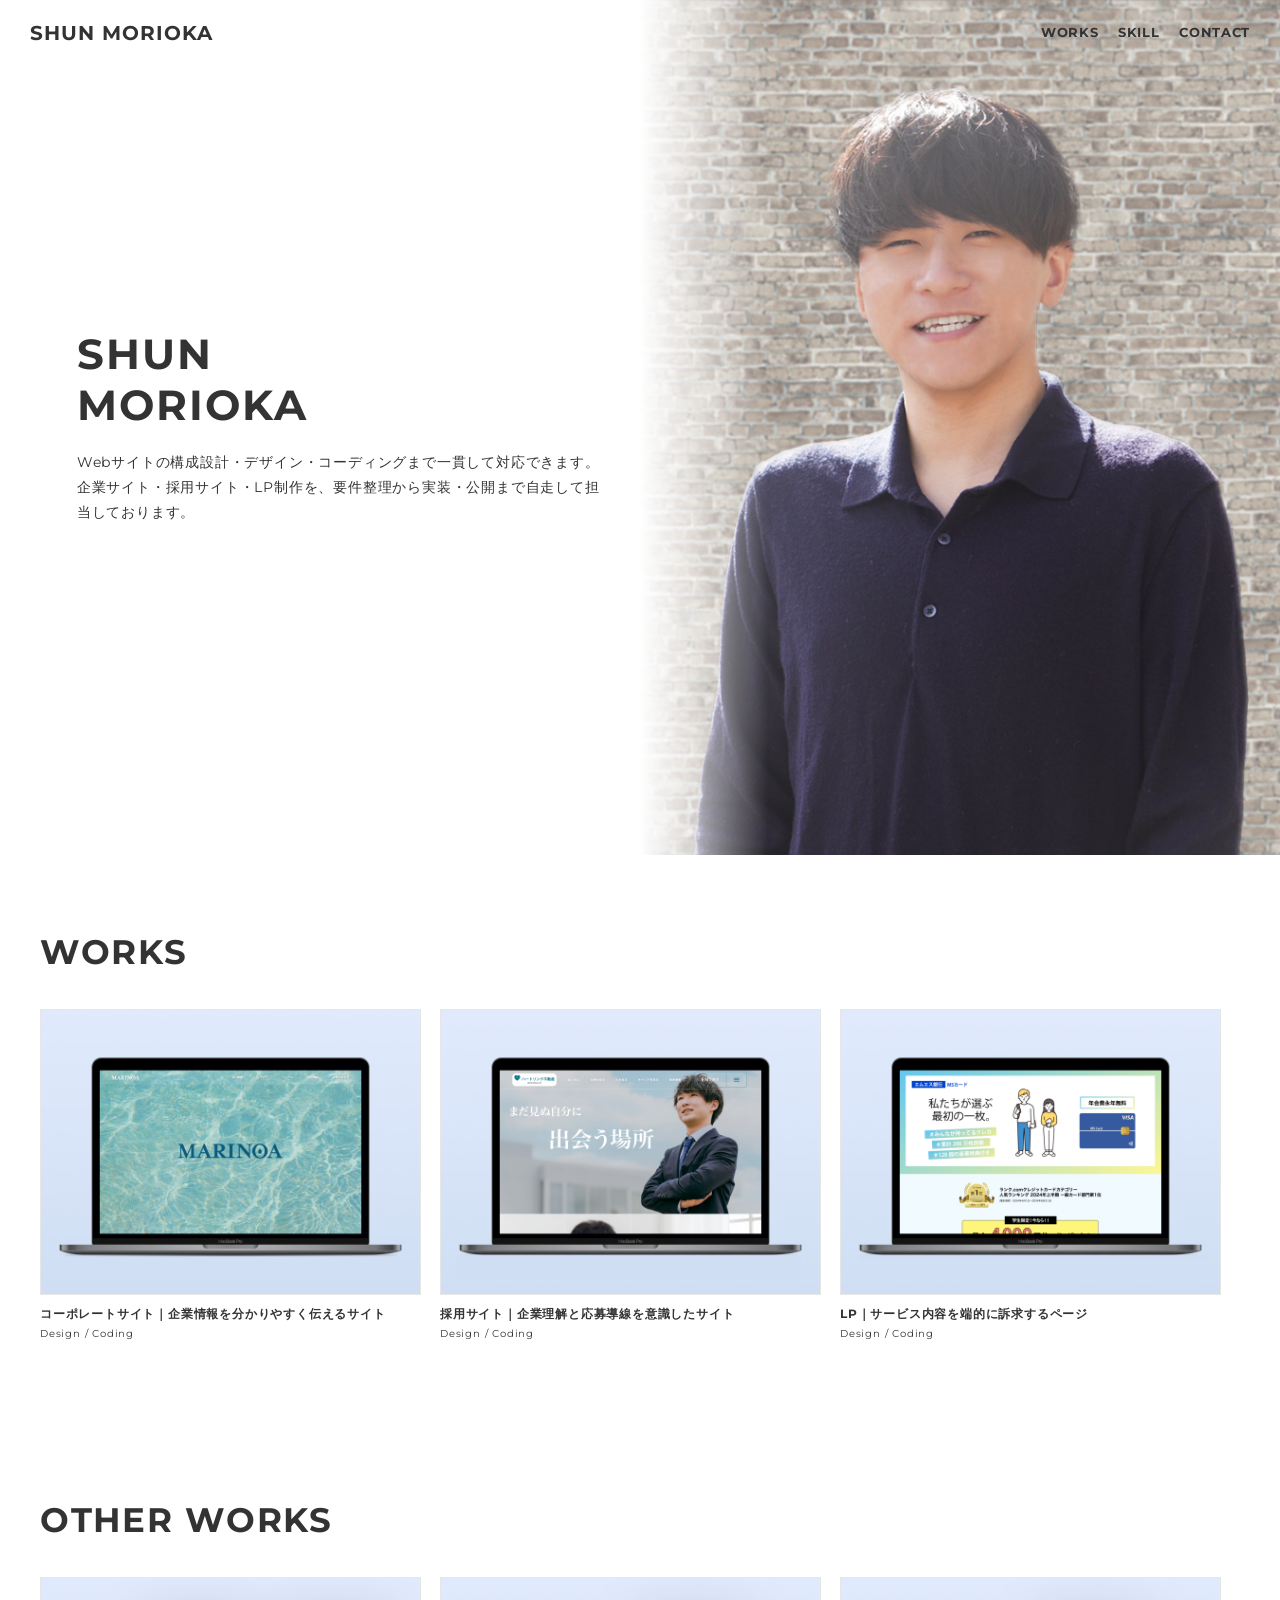
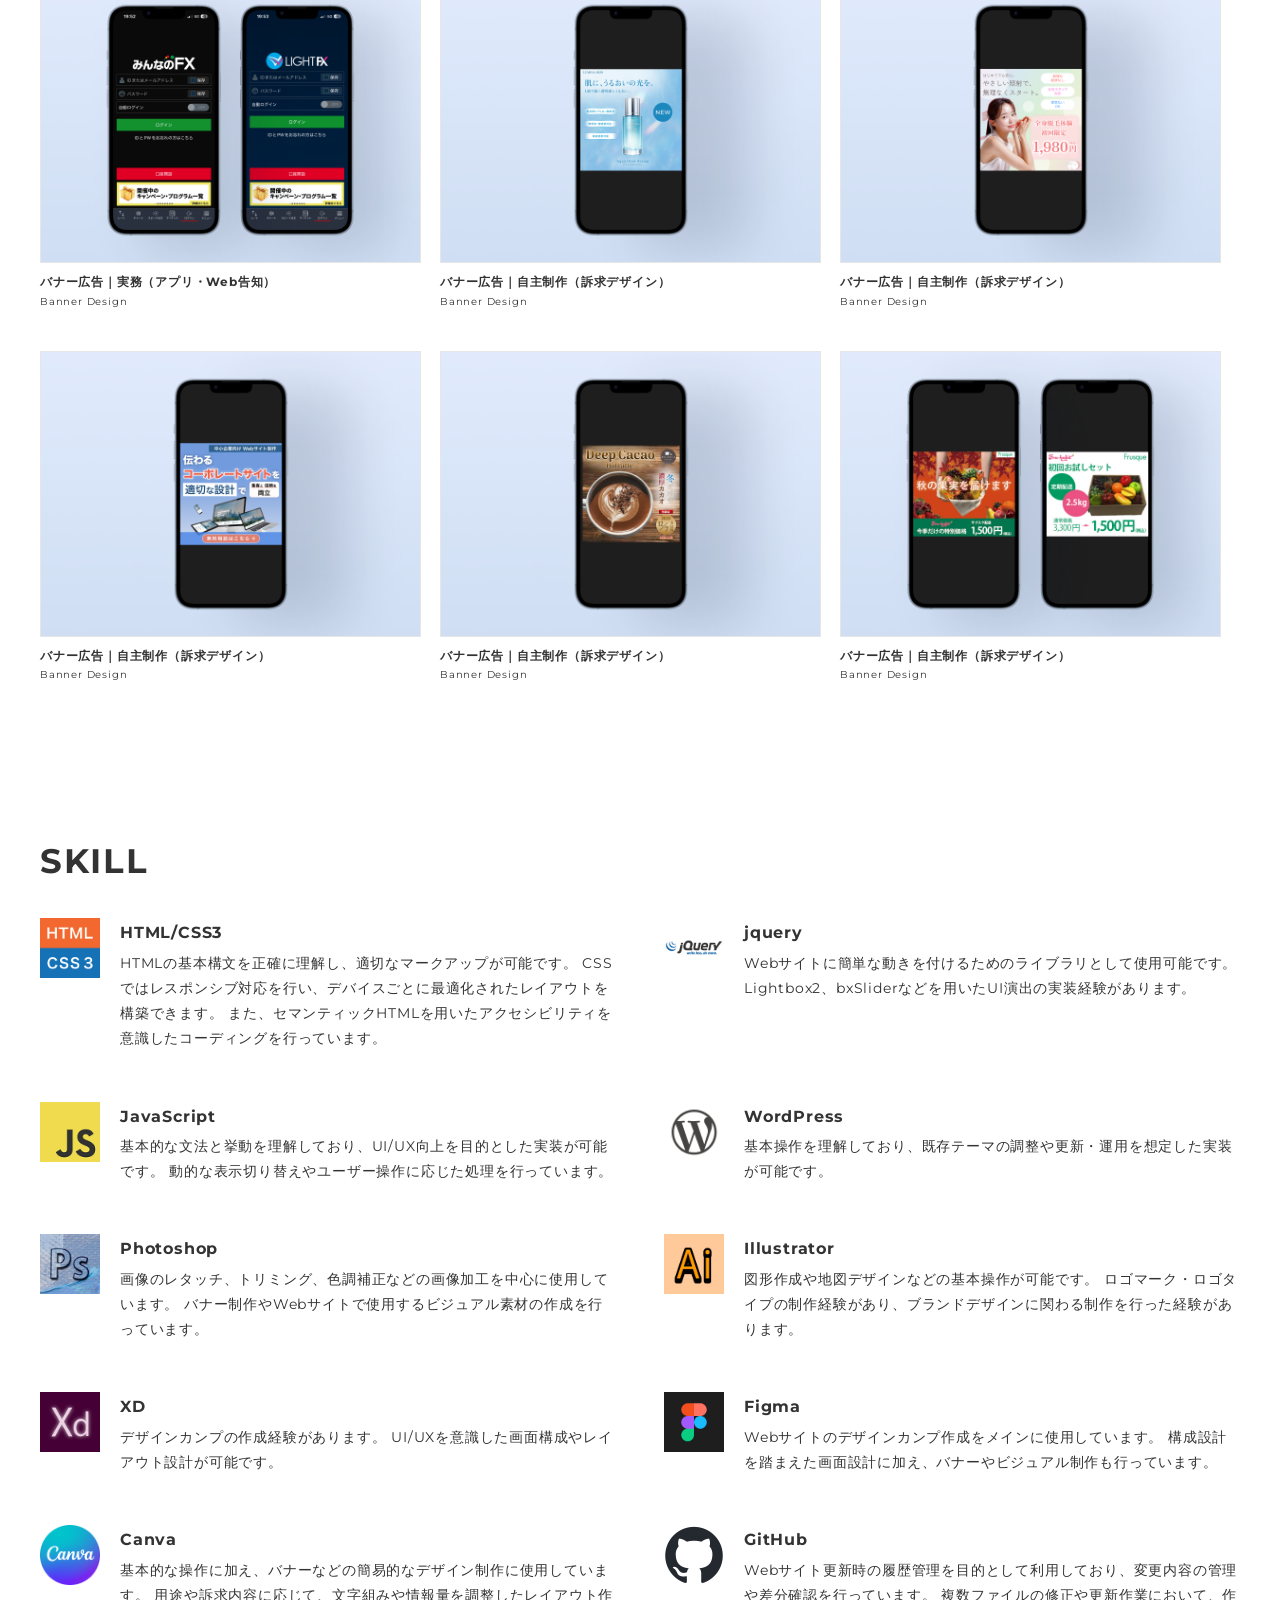
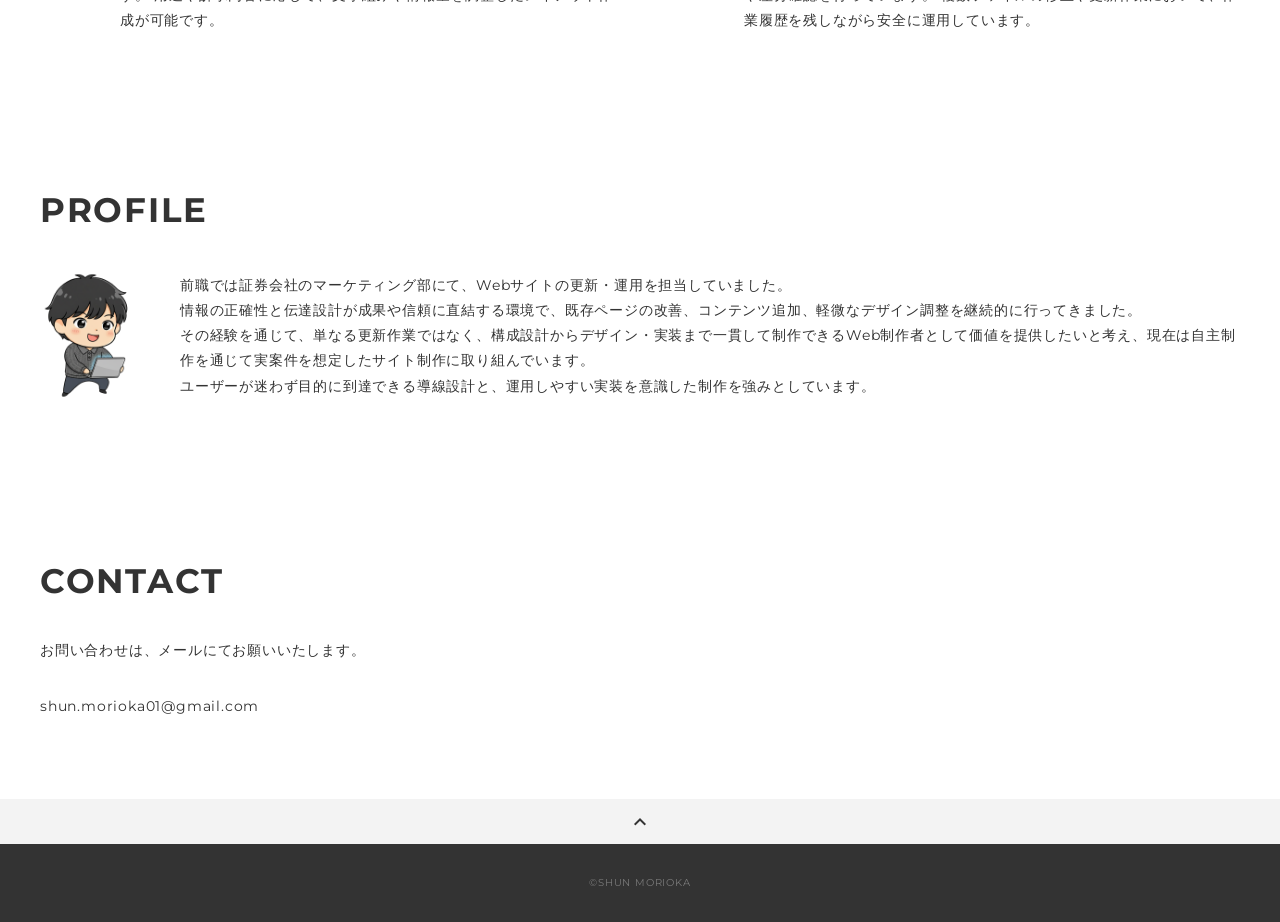
<file: index.html>
<!DOCTYPE html>
<html>

<head>
  <meta charset="utf-8">
  <meta name="viewport" content="width=device-width,initial-scale=1.0,user-scalable=no">
  <meta property="og:type" content="website">
  <meta property="og:title" content="WebデザイナーSHUN MORIOKA ポートフォリオ">
  <meta property="og:url" content="URLが入る">
  <meta property="og:description" content="SHUN MORIOKAのポートフォリオサイトです。">
  <meta property="og:image" content="img/ogp.png">
  <meta name="description" content="Shun Moriokaのポートフォリオサイトです" />
  <title>SHUN MORIOKA ポートフォリオ</title>
  <link rel="preconnect" href="https://fonts.gstatic.com">
  <link rel="preconnect" href="https://fonts.gstatic.com">
  <link href="https://fonts.googleapis.com/css2?family=Montserrat:wght@400;700&display=swap" rel="stylesheet">
  <link href="https://fonts.googleapis.com/css?family=Material+Icons+Outlined" rel="stylesheet">
  <link href="css/ress.css" media="all" rel="stylesheet" type="text/css" />
  <link href="css/style.css" media="all" rel="stylesheet" type="text/css" />
  <link rel="icon" href="img/favicon.ico" />
  <link rel="canonical" href="URLが入る" />
</head>

<body>
  <div class="wrapper">

    <!-- header -->
    <header class="header ">
      <div class="header-inner">
        <h1 class="header-logo">
          <a href=".">SHUN MORIOKA</a>
        </h1>
        <nav class="header-nav">
          <ul class="header-nav-list">
            <li class="header-nav-item"><a href="#works">WORKS</a></li>
            <li class="header-nav-item"><a href="#skill">SKILL</a></li>
            <li class="header-nav-item"><a href="#contact">CONTACT</a></li>
          </ul>
        </nav>
      </div>
    </header>
    <!-- /header -->

    <main class="content">

      <!-- split -->
      <div class="split">
        <div class="split-body">
          <p class="split-title">SHUN<br>MORIOKA</p>
          <p class="split-text">
            Webサイトの構成設計・デザイン・コーディングまで一貫して対応できます。<br>
            企業サイト・採用サイト・LP制作を、要件整理から実装・公開まで自走して担当しております。
          </p>
        </div>
        <div class="split-img"></div>
      </div>
      <!-- /split -->

      <!-- works -->
      <section class="works section" id="works">
        <div class="inner">
          <h2 class="title">WORKS</h2>
          <div class="works-list">
            <a class="works-item" href="./works_01.html">
              <p class="works-img"><img src="./img/works_01.jpg" width="400" height="300" alt="" /></p>
              <p class="works-name">
                コーポレートサイト｜企業情報を分かりやすく伝えるサイト
              </p>
              <p class="works-info">Design / Coding</p>
            </a>
            <a class="works-item" href="./works_03.html">
              <p class="works-img"><img src="./img/works_03.png" alt="" width="800" height="600" /></p>
              <p class="works-name">採用サイト｜企業理解と応募導線を意識したサイト</p>
              <p class="works-info">Design / Coding</p>
            </a>
            <a class="works-item" href="./works_02.html">
              <p class="works-img"><img src="./img/works_02.png" alt="" width="800" height="600" /></p>
              <p class="works-name">LP｜サービス内容を端的に訴求するページ</p>
              <p class="works-info">Design / Coding</p>
            </a>
          </div>
        </div>
      </section>
      <section class="works section" id="works">
        <div class="inner">
          <h2 class="title">OTHER WORKS</h2>
          <div class="works-list">
            <a class="works-item" href="./works_08.html">
              <p class="works-img"><img src="./img/Shot.png" alt="" width="400" height="300" /></p>
              <p class="works-name">バナー広告｜実務（アプリ・Web告知）</p>
              <p class="works-info">Banner Design</p>
            </a>
            <a class="works-item" href="./works_13.html">
              <p class="works-img"><img src="./img/works_13.png" alt="" width="400" height="300" /></p>
              <p class="works-name">バナー広告｜自主制作（訴求デザイン）</p>
              <p class="works-info">Banner Design</p>
            </a>
            <a class="works-item" href="./works_10.html">
              <p class="works-img"><img src="./img/works_10.png" alt="" width="400" height="300" /></p>
              <p class="works-name">バナー広告｜自主制作（訴求デザイン）</p>
              <p class="works-info">Banner Design</p>
            </a>
            <a class="works-item" href="./works_11.html">
              <p class="works-img"><img src="./img/works_11.png" alt="" width="400" height="300" /></p>
              <p class="works-name">バナー広告｜自主制作（訴求デザイン）</p>
              <p class="works-info">Banner Design</p>
            </a>
            <a class="works-item" href="./works_12.html">
              <p class="works-img"><img src="./img/works_12.png" alt="" width="400" height="300" /></p>
              <p class="works-name">バナー広告｜自主制作（訴求デザイン）</p>
              <p class="works-info">Banner Design</p>
            </a>

            <a class="works-item" href="./works_09.html">
              <p class="works-img"><img src="./img/株式会社フルスク_サムネイル.png" alt="" width="400" height="300" /></p>
              <p class="works-name">バナー広告｜自主制作（訴求デザイン）</p>
              <p class="works-info">Banner Design</p>
            </a>
          </div>
        </div>
      </section>
      <!-- /works -->

      <!-- skill -->
      <section class="skill section" id="skill">
        <div class="inner">
          <h2 class="title">SKILL</h2>
          <div class="skill-list">
            <div class="skill-item">
              <p class="skill-img"><img src="./img/skill-img_01.jpg" alt="" width="300" height="300"></p>
              <div class="skill-body">
                <h3 class="skill-name">HTML/CSS3</h3>
                <p class="skill-text">
                  HTMLの基本構文を正確に理解し、適切なマークアップが可能です。
                  CSSではレスポンシブ対応を行い、デバイスごとに最適化されたレイアウトを構築できます。
                  また、セマンティックHTMLを用いたアクセシビリティを意識したコーディングを行っています。
                </p>
              </div>
            </div>
            <div class="skill-item">
              <p class="skill-img"><img src="./img/skill-img_03.jpg" alt="" width="300" height="300"></p>
              <div class="skill-body">
                <h3 class="skill-name">jquery</h3>
                <p class="skill-text">
                  Webサイトに簡単な動きを付けるためのライブラリとして使用可能です。
                  Lightbox2、bxSliderなどを用いたUI演出の実装経験があります。</p>
              </div>
            </div>
            <div class="skill-item">
              <p class="skill-img"><img src="./img/skill-img_04.jpg" alt=""></p>
              <div class="skill-body">
                <h3 class="skill-name">JavaScript</h3>
                <p class="skill-text">
                  基本的な文法と挙動を理解しており、UI/UX向上を目的とした実装が可能です。
                  動的な表示切り替えやユーザー操作に応じた処理を行っています。
                </p>
              </div>
            </div>
            <div class="skill-item">
              <p class="skill-img"><img src="./img/skill-img_02.png" alt="" width="1008" height="1008"></p>
              <div class="skill-body">
                <h3 class="skill-name">WordPress</h3>
                <p class="skill-text">
                  基本操作を理解しており、既存テーマの調整や更新・運用を想定した実装が可能です。</p>
              </div>
            </div>
            <div class="skill-item">
              <p class="skill-img"><img src="./img/skill-img_05.png" alt="" width="300" height="300"></p>
              <div class="skill-body">
                <h3 class="skill-name">Photoshop</h3>
                <p class="skill-text">
                  画像のレタッチ、トリミング、色調補正などの画像加工を中心に使用しています。
                  バナー制作やWebサイトで使用するビジュアル素材の作成を行っています。</p>
              </div>
            </div>
            <div class="skill-item">
              <p class="skill-img"><img src="./img/skill-img_06.jpg" alt="" width="300" height="300"></p>
              <div class="skill-body">
                <h3 class="skill-name">Illustrator</h3>
                <p class="skill-text">
                  図形作成や地図デザインなどの基本操作が可能です。
                  ロゴマーク・ロゴタイプの制作経験があり、ブランドデザインに関わる制作を行った経験があります。</p>
              </div>
            </div>
            <div class="skill-item">
              <p class="skill-img"><img src="./img/skill-img_07.png" alt=""></p>
              <div class="skill-body">
                <h3 class="skill-name">XD</h3>
                <p class="skill-text">
                  デザインカンプの作成経験があります。
                  UI/UXを意識した画面構成やレイアウト設計が可能です。</p>
              </div>
            </div>
            <div class="skill-item">
              <p class="skill-img"><img src="./img/skill-img_08.jpg" alt="" width="180" height="180"></p>
              <div class="skill-body">
                <h3 class="skill-name">Figma</h3>
                <p class="skill-text">
                  Webサイトのデザインカンプ作成をメインに使用しています。
                  構成設計を踏まえた画面設計に加え、バナーやビジュアル制作も行っています。</p>
              </div>
            </div>
            <div class="skill-item">
              <p class="skill-img"><img src="./img/skill-img_09.png" alt="" width="180" height="180"></p>
              <div class="skill-body">
                <h3 class="skill-name">Canva</h3>
                <p class="skill-text">
                  基本的な操作に加え、バナーなどの簡易的なデザイン制作に使用しています。
                  用途や訴求内容に応じて、文字組みや情報量を調整したレイアウト作成が可能です。</p>
              </div>
            </div>
            <div class="skill-item">
              <p class="skill-img"><img src="./img/skill-img_10.png" alt="" width="180" height="180"></p>
              <div class="skill-body">
                <h3 class="skill-name">GitHub</h3>
                <p class="skill-text">
                  Webサイト更新時の履歴管理を目的として利用しており、変更内容の管理や差分確認を行っています。
                  複数ファイルの修正や更新作業において、作業履歴を残しながら安全に運用しています。</p>
              </div>
            </div>
          </div>
        </div>
      </section>
      <!-- /skill -->

      <!-- profile -->
      <section class="profile section" id="profile">
        <div class="inner">
          <h2 class="title">PROFILE</h2>
          <div class="profile-item">
            <p class="profile-img"><img src="./img/man.png" alt="" width="864" height="1184"></p>
            <p class="profile-text">
              前職では証券会社のマーケティング部にて、Webサイトの更新・運用を担当していました。<br>
              情報の正確性と伝達設計が成果や信頼に直結する環境で、既存ページの改善、コンテンツ追加、軽微なデザイン調整を継続的に行ってきました。<br>
              その経験を通じて、単なる更新作業ではなく、構成設計からデザイン・実装まで一貫して制作できるWeb制作者として価値を提供したいと考え、現在は自主制作を通じて実案件を想定したサイト制作に取り組んでいます。<br>
              ユーザーが迷わず目的に到達できる導線設計と、運用しやすい実装を意識した制作を強みとしています。<br>
            </p>
          </div>
        </div>
  </div>
  </div>
  </section>
  <!-- /profile -->

  <!-- contact -->
  <section class="contact section" id="contact">
    <div class="inner">
      <h2 class="title">CONTACT</h2>
      <p class="lead">
        お問い合わせは、<br class="sp-only">メールにてお願いいたします。
      </p>
      <div class="contact-list">
        <!-- <a class="contact-item" href="https://twitter.com/" target="_blank" rel="noopener">Twitter</a>
            <a class="contact-item" href="https://www.instagram.com/" target="_blank" rel="noopener">Instagram</a> -->
        <span class="contact-item">shun.morioka01@gmail.com</span>
      </div>
    </div>
  </section>
  <!-- /contact -->
  <div class="page-top" id="js-page-top">
    <span class="material-icons-outlined">expand_less</span>
  </div>
  </main>

  <!-- footer -->
  <footer class="footer">
    <div class="copyright">&copy;SHUN MORIOKA</div>
  </footer>
  <!-- /footer -->

  </div>
  <script src="https://ajax.googleapis.com/ajax/libs/jquery/3.5.1/jquery.min.js"></script>
  <script type="text/javascript" src="js/script.js"></script>
</body>

</html>
</file>
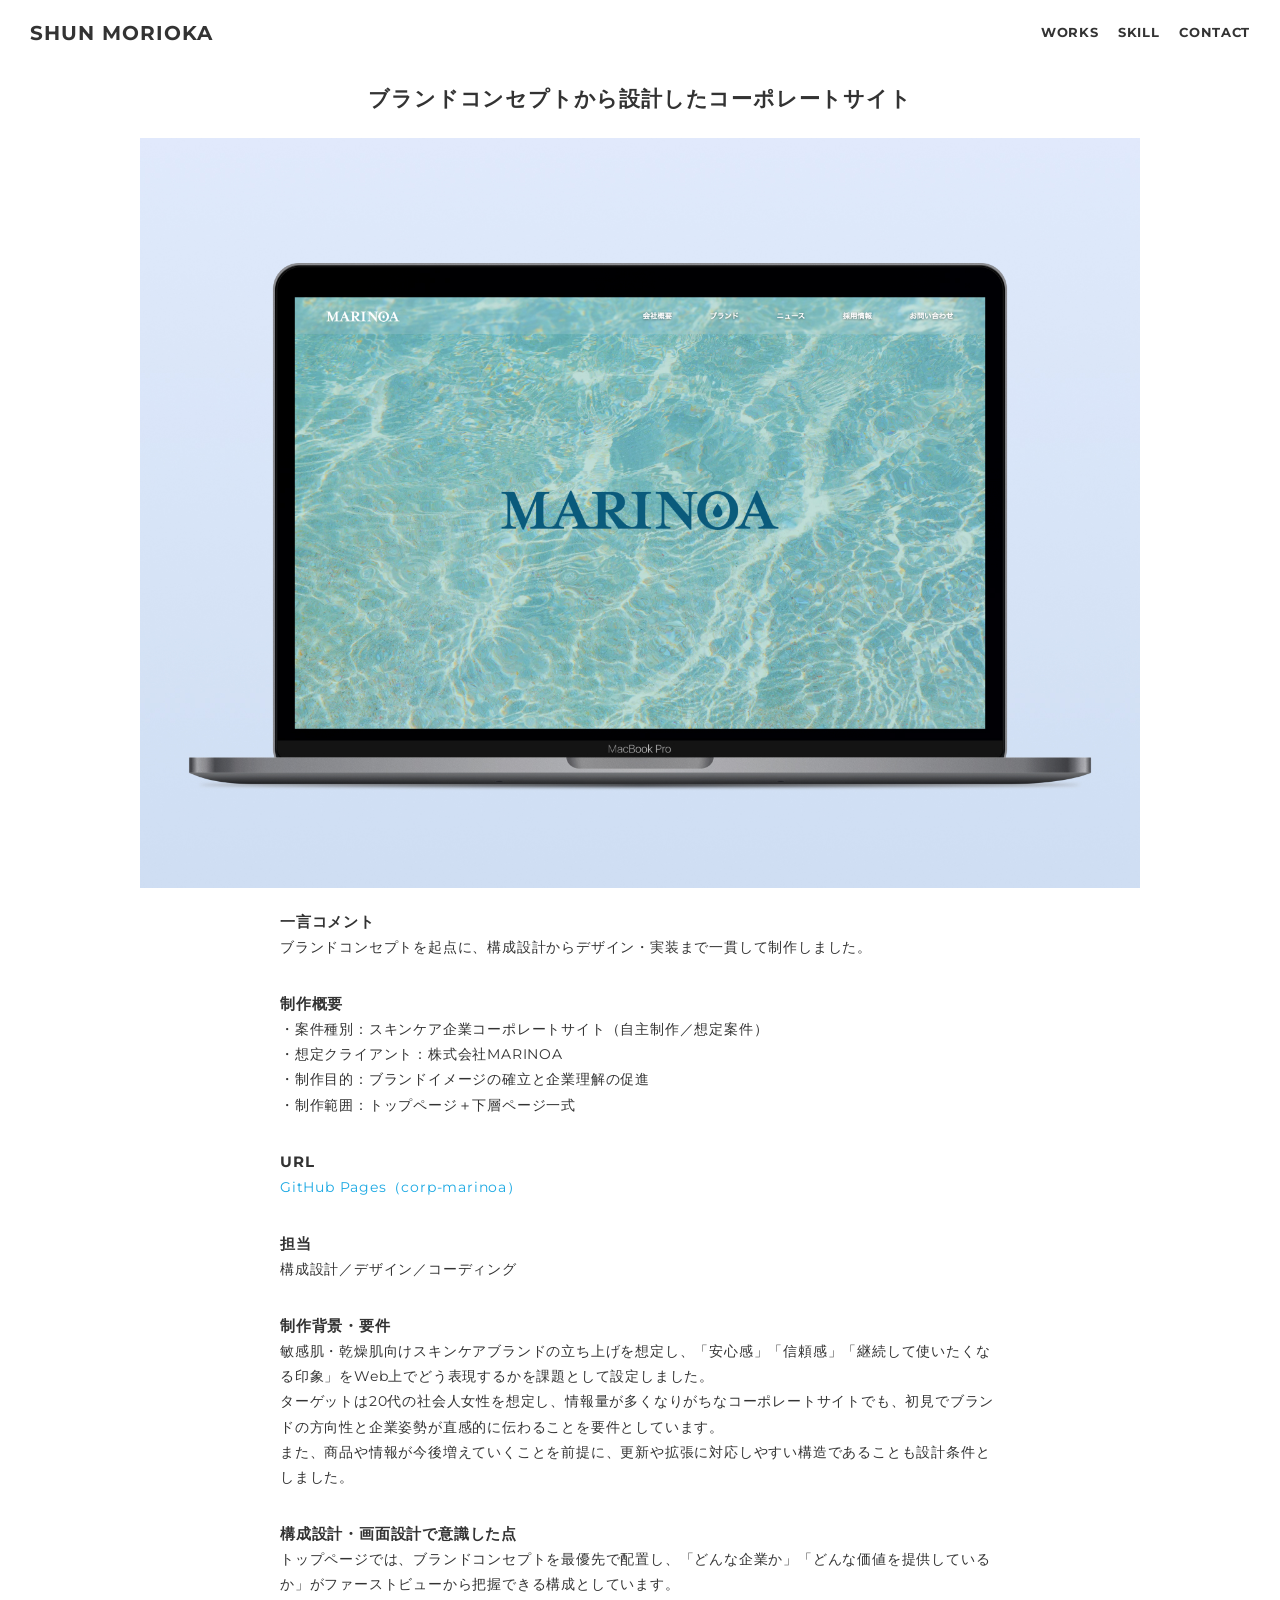
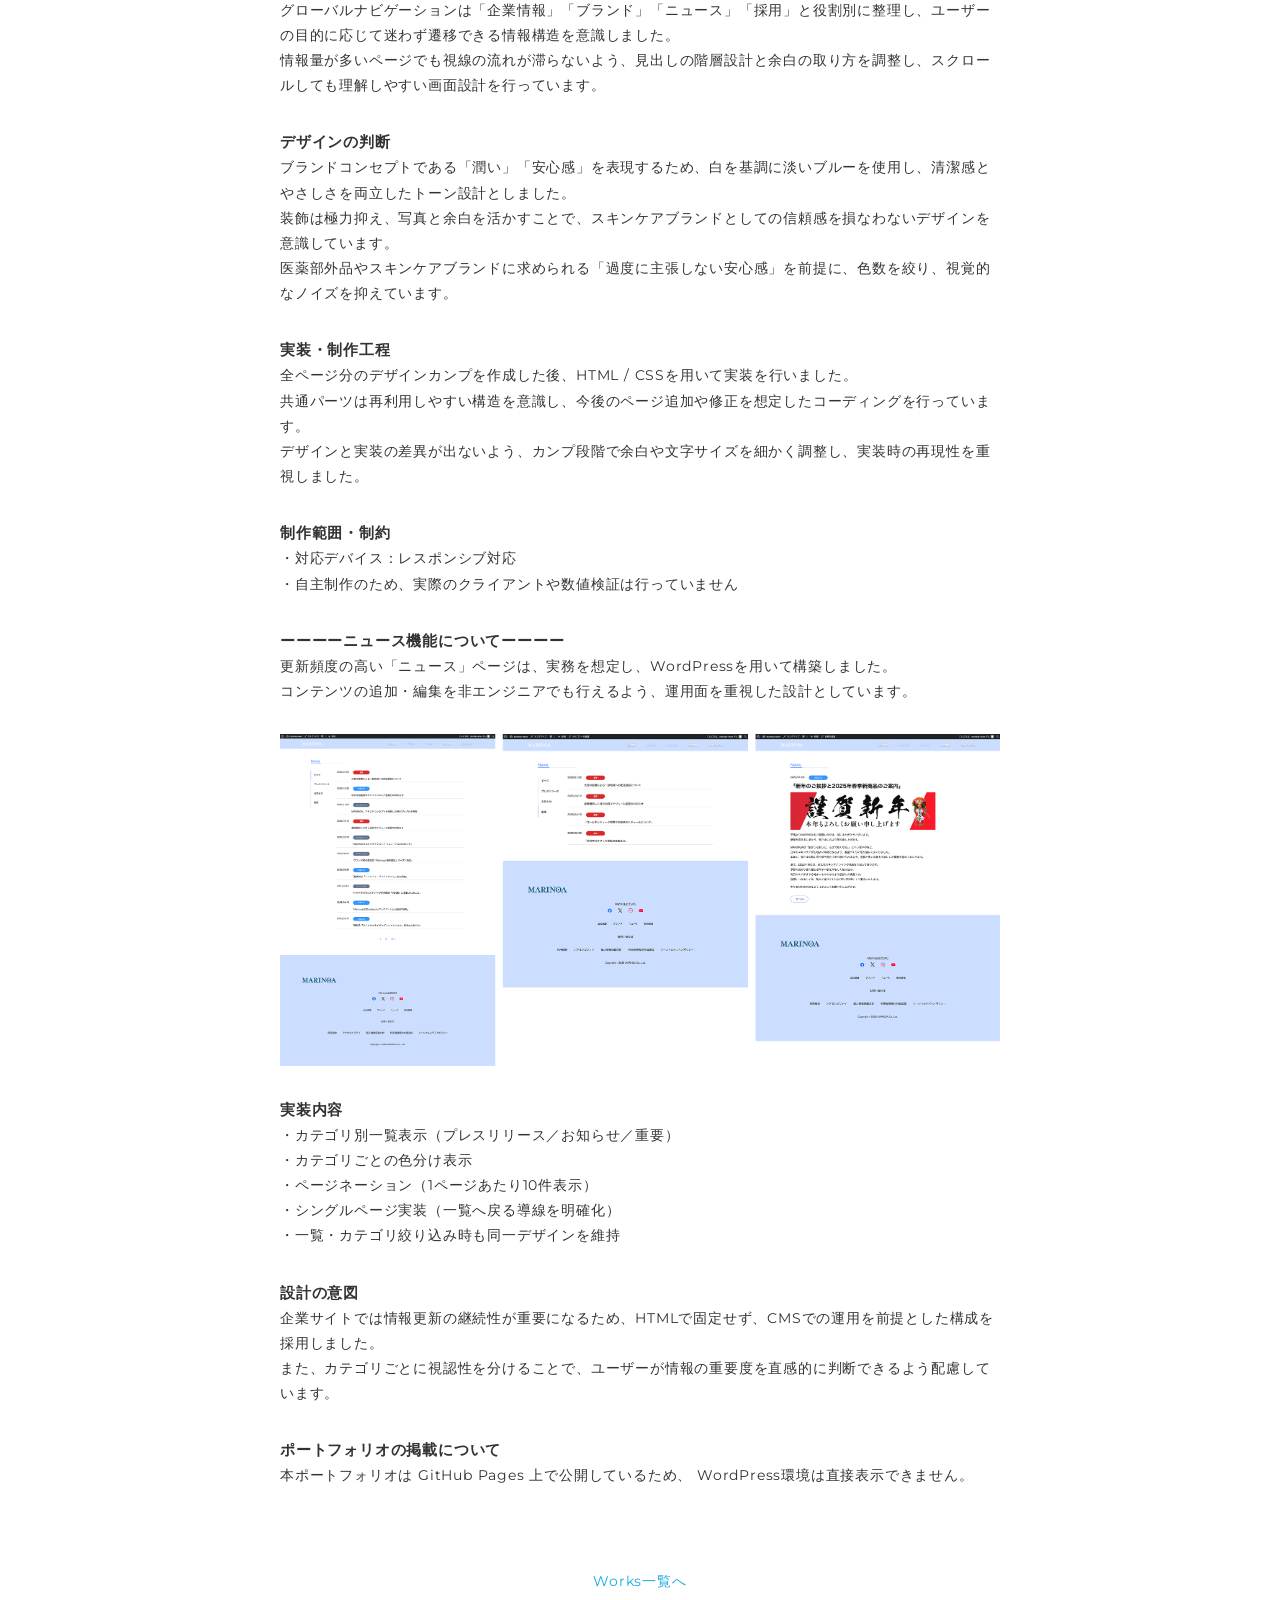
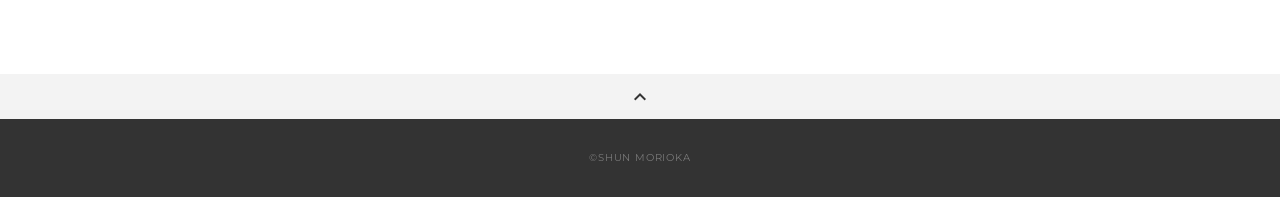
<file: works_01.html>
<!DOCTYPE html>
<html>

<head>
  <meta charset="utf-8">
  <meta name="viewport" content="width=device-width,initial-scale=1.0,user-scalable=no">
  <meta property="og:type" content="website">
  <meta property="og:title" content="WebデザイナーMORIOKA SHUN ポートフォリオ">
  <meta property="og:url" content="URLが入る">
  <meta property="og:description" content="MORIOKA SHUNのポートフォリオサイトです。">
  <meta property="og:image" content="img/ogp.png">
  <meta name="description" content="MORIOKA SHUNのポートフォリオサイトです" />
  <title>MORIOKA SHUN ポートフォリオ</title>
  <link rel="preconnect" href="https://fonts.gstatic.com">
  <link rel="preconnect" href="https://fonts.gstatic.com">
  <link href="https://fonts.googleapis.com/css2?family=Montserrat:wght@400;700&display=swap" rel="stylesheet">
  <link href="https://fonts.googleapis.com/css?family=Material+Icons+Outlined" rel="stylesheet">
  <link href="css/ress.css" media="all" rel="stylesheet" type="text/css" />
  <link href="css/style.css" media="all" rel="stylesheet" type="text/css" />
  <link rel="icon" href="img/favicon.ico" />
  <link rel="canonical" href="URLが入る" />
</head>

<body>
  <div class="wrapper">

    <!-- header -->
    <header class="header ">
      <div class="header-inner">
        <h1 class="header-logo">
          <a href=".">SHUN MORIOKA</a>
        </h1>
        <nav class="header-nav">
          <ul class="header-nav-list">
            <li class="header-nav-item"><a href="./#works">WORKS</a></li>
            <li class="header-nav-item"><a href="./#skill">SKILL</a></li>
            <li class="header-nav-item"><a href="./#contact">CONTACT</a></li>
          </ul>
        </nav>
      </div>
    </header>
    <!-- /header -->

    <main class="content">

      <article class="article">
        <div class="article-inner">
          <h2 class="article-title">ブランドコンセプトから設計したコーポレートサイト</h2>
          <p class="article-img">
            <img src="./img/works_01.jpg" alt="">
          </p>
          <div class="article-body">
            <h3 class="article-info-title">一言コメント</h3>
            <p>
              ブランドコンセプトを起点に、構成設計からデザイン・実装まで一貫して制作しました。
            </p>
            <h3 class="article-info-title">制作概要</h3>
            <p>
              ・案件種別：スキンケア企業コーポレートサイト（自主制作／想定案件）<br>
              ・想定クライアント：株式会社MARINOA<br>
              ・制作目的：ブランドイメージの確立と企業理解の促進<br>
              ・制作範囲：トップページ＋下層ページ一式<br>
            </p>
            <h3 class="article-info-title">URL</h3>
            <p><a href="https://shun-morioka.github.io/corp-marinoa/" target="_blank" rel="noopener">GitHub
                Pages（corp-marinoa）</a></p>
            <h3 class="article-info-title">担当</h3>
            <p>構成設計／デザイン／コーディング</p>
            <h3 class="article-info-title">制作背景・要件</h3>
            <p>
              敏感肌・乾燥肌向けスキンケアブランドの立ち上げを想定し、「安心感」「信頼感」「継続して使いたくなる印象」をWeb上でどう表現するかを課題として設定しました。<br>
              ターゲットは20代の社会人女性を想定し、情報量が多くなりがちなコーポレートサイトでも、初見でブランドの方向性と企業姿勢が直感的に伝わることを要件としています。<br>
              また、商品や情報が今後増えていくことを前提に、更新や拡張に対応しやすい構造であることも設計条件としました。<br>

            </p>
            <h3 class="article-info-title">構成設計・画面設計で意識した点</h3>
            <p>
              トップページでは、ブランドコンセプトを最優先で配置し、「どんな企業か」「どんな価値を提供しているか」がファーストビューから把握できる構成としています。<br>
              グローバルナビゲーションは「企業情報」「ブランド」「ニュース」「採用」と役割別に整理し、ユーザーの目的に応じて迷わず遷移できる情報構造を意識しました。<br>
              情報量が多いページでも視線の流れが滞らないよう、見出しの階層設計と余白の取り方を調整し、スクロールしても理解しやすい画面設計を行っています。<br>
            </p>
            <h3 class="article-info-title">デザインの判断</h3>
            <p>
              ブランドコンセプトである「潤い」「安心感」を表現するため、白を基調に淡いブルーを使用し、清潔感とやさしさを両立したトーン設計としました。<br>
              装飾は極力抑え、写真と余白を活かすことで、スキンケアブランドとしての信頼感を損なわないデザインを意識しています。<br>
              医薬部外品やスキンケアブランドに求められる「過度に主張しない安心感」を前提に、色数を絞り、視覚的なノイズを抑えています。<br>
            </p>
            <h3 class="article-info-title">実装・制作工程</h3>
            <p>
              全ページ分のデザインカンプを作成した後、HTML / CSSを用いて実装を行いました。<br>
              共通パーツは再利用しやすい構造を意識し、今後のページ追加や修正を想定したコーディングを行っています。<br>
              デザインと実装の差異が出ないよう、カンプ段階で余白や文字サイズを細かく調整し、実装時の再現性を重視しました。<br>
            </p>
            <h3 class="article-info-title">制作範囲・制約</h3>
            <p>
              ・対応デバイス：レスポンシブ対応<br>
              ・自主制作のため、実際のクライアントや数値検証は行っていません<br>
            </p>

            <h3 class="article-info-title">ーーーーニュース機能についてーーーー</h3>
            <p>
              更新頻度の高い「ニュース」ページは、実務を想定し、WordPressを用いて構築しました。<br>
              コンテンツの追加・編集を非エンジニアでも行えるよう、運用面を重視した設計としています。<br>
            </p>
            <img src="./img/Frame 3.png" alt="" 　class="article-info-image">

            <h3 class="article-info-title">実装内容</h3>
            <p>
              ・カテゴリ別一覧表示（プレスリリース／お知らせ／重要）<br>
              ・カテゴリごとの色分け表示<br>
              ・ページネーション（1ページあたり10件表示）<br>
              ・シングルページ実装（一覧へ戻る導線を明確化）<br>
              ・一覧・カテゴリ絞り込み時も同一デザインを維持<br>
            </p>
            <h3 class="article-info-title">設計の意図</h3>
            <p>
              企業サイトでは情報更新の継続性が重要になるため、HTMLで固定せず、CMSでの運用を前提とした構成を採用しました。<br>

              また、カテゴリごとに視認性を分けることで、ユーザーが情報の重要度を直感的に判断できるよう配慮しています。<br>
            </p>

            <h3 class="article-info-title">ポートフォリオの掲載について</h3>
            <p>
              本ポートフォリオは GitHub Pages 上で公開しているため、
              WordPress環境は直接表示できません。
            </p>
          </div>



          <div class="home-link">
            <a href="./#works">Works一覧へ</a>
          </div>
        </div>
      </article>

      <div class="page-top" id="js-page-top">
        <span class="material-icons-outlined">expand_less</span>
      </div>
    </main>

    <!-- footer -->
    <footer class="footer">
      <div class="copyright">&copy;SHUN MORIOKA</div>
    </footer>
    <!-- /footer -->

  </div>
  <script src="https://ajax.googleapis.com/ajax/libs/jquery/3.5.1/jquery.min.js"></script>
  <script type="text/javascript" src="js/script.js"></script>
</body>

</html>
</file>
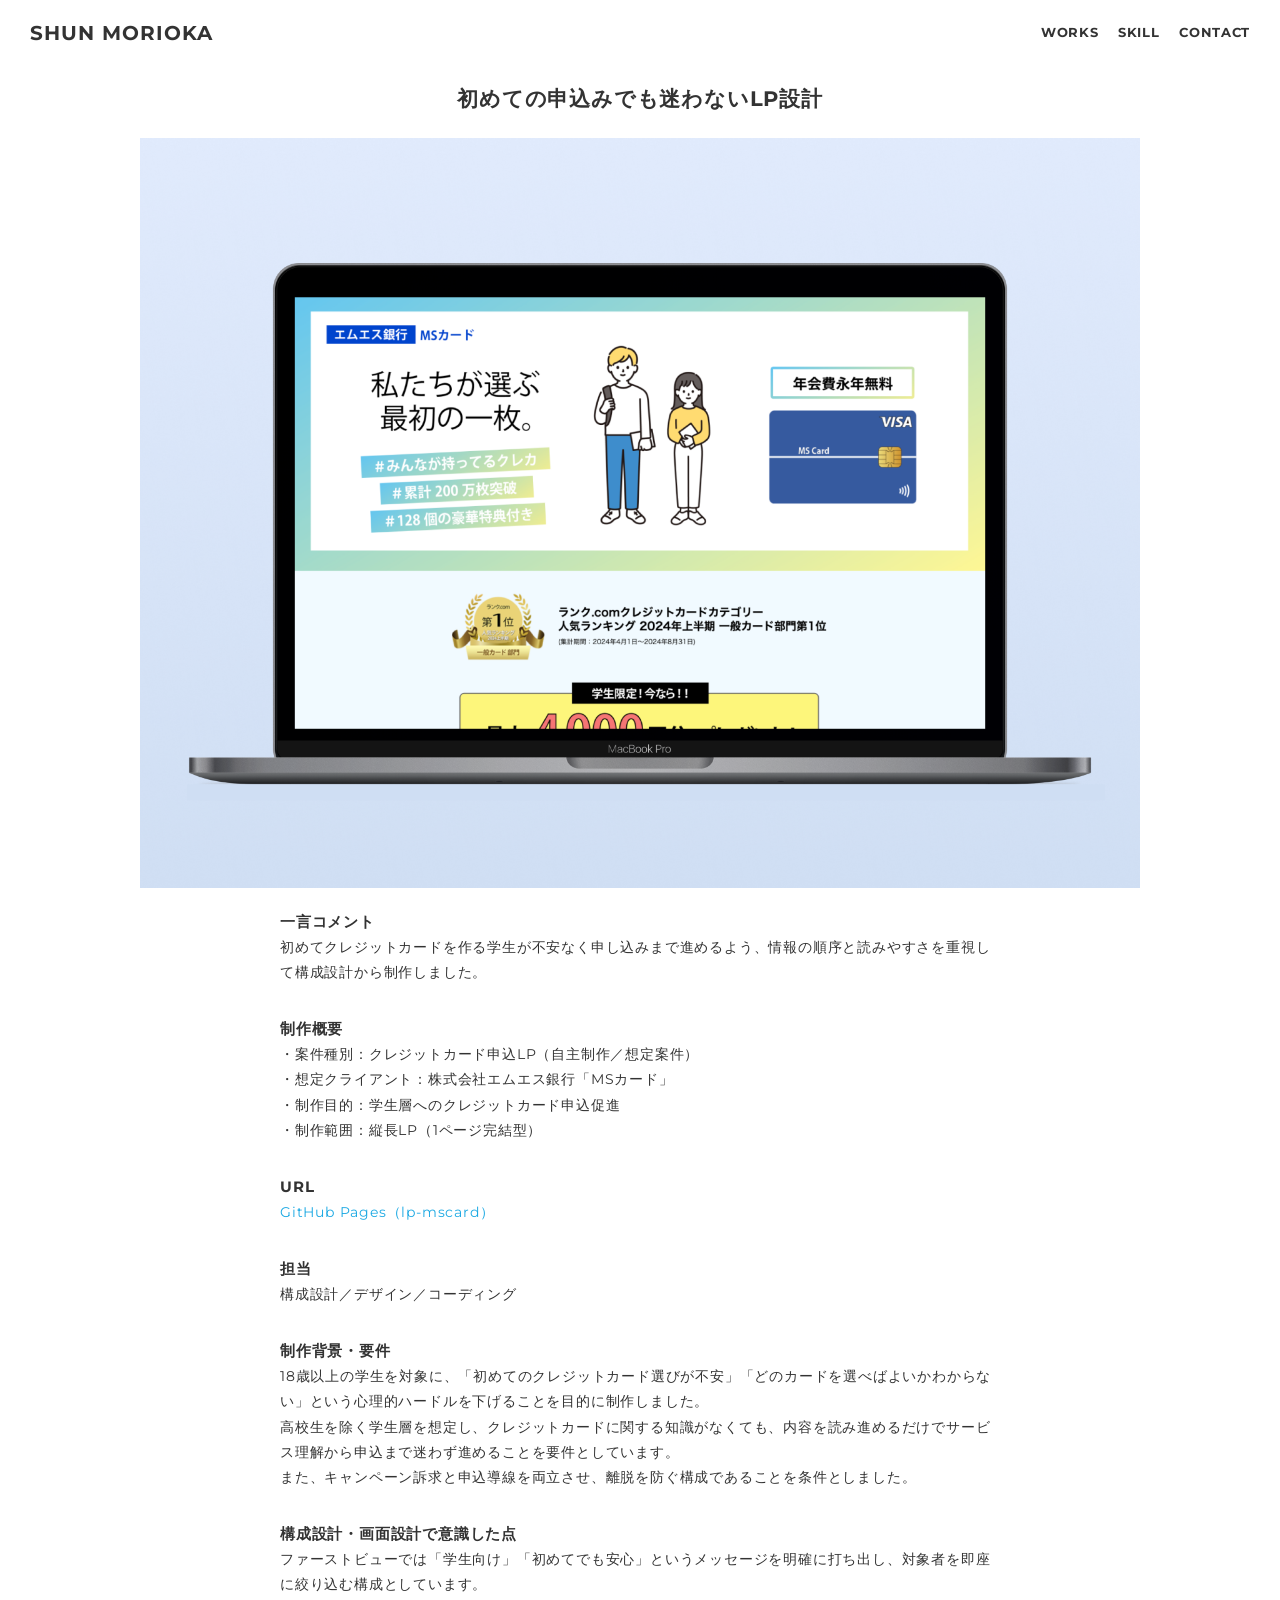
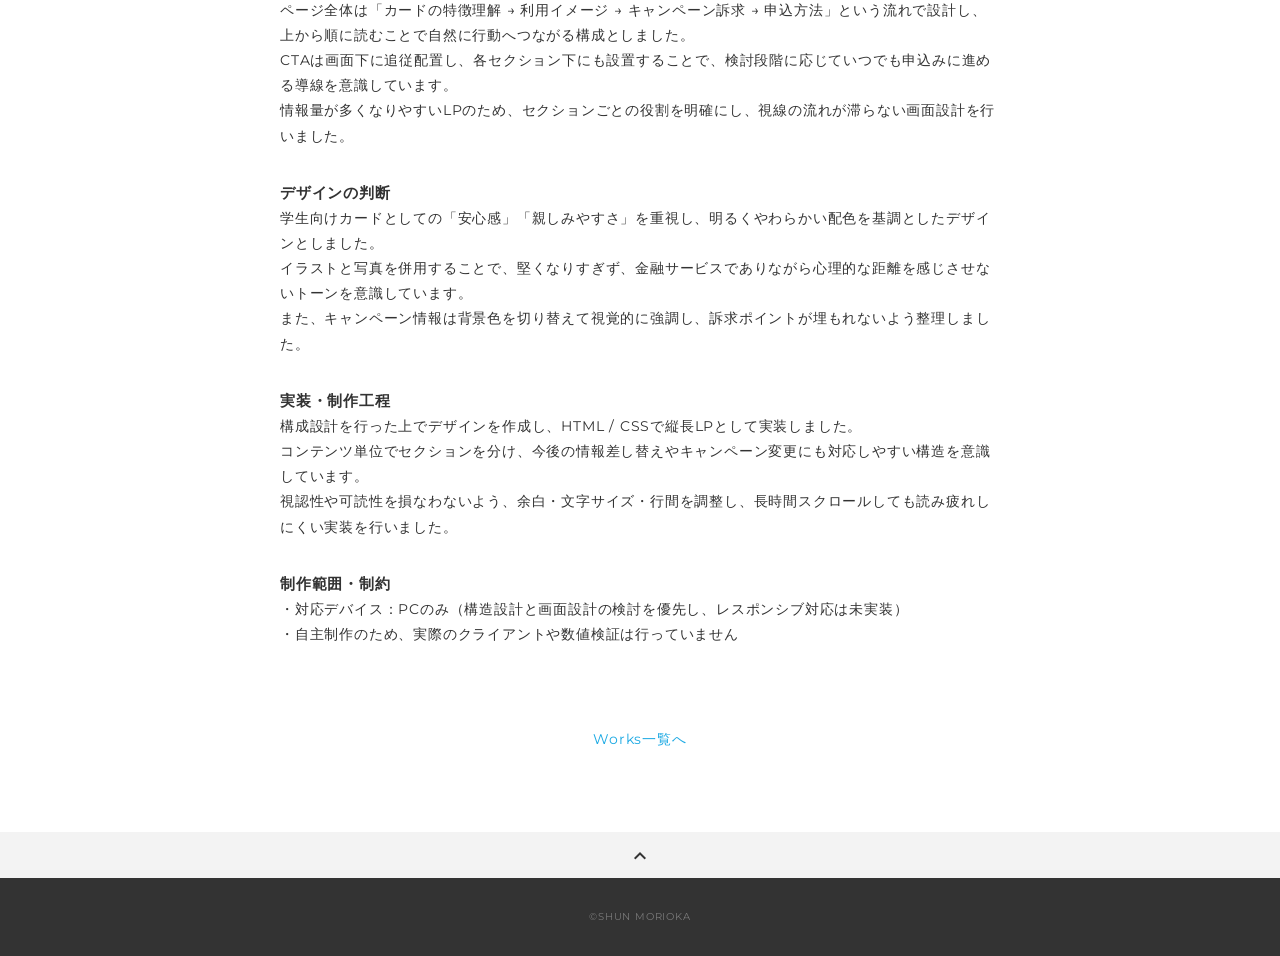
<file: works_02.html>
<!DOCTYPE html>
<html>

<head>
  <meta charset="utf-8">
  <meta name="viewport" content="width=device-width,initial-scale=1.0,user-scalable=no">
  <meta property="og:type" content="website">
  <meta property="og:title" content="WebデザイナーMORIOKA SHUN ポートフォリオ">
  <meta property="og:url" content="URLが入る">
  <meta property="og:description" content="MORIOKA SHUNのポートフォリオサイトです。">
  <meta property="og:image" content="img/ogp.png">
  <meta name="description" content="MORIOKA SHUNのポートフォリオサイトです" />
  <title>MORIOKA SHUN ポートフォリオ</title>
  <link rel="preconnect" href="https://fonts.gstatic.com">
  <link rel="preconnect" href="https://fonts.gstatic.com">
  <link href="https://fonts.googleapis.com/css2?family=Montserrat:wght@400;700&display=swap" rel="stylesheet">
  <link href="https://fonts.googleapis.com/css?family=Material+Icons+Outlined" rel="stylesheet">
  <link href="css/ress.css" media="all" rel="stylesheet" type="text/css" />
  <link href="css/style.css" media="all" rel="stylesheet" type="text/css" />
  <link rel="icon" href="img/favicon.ico" />
  <link rel="canonical" href="URLが入る" />
</head>

<body>
  <div class="wrapper">

    <!-- header -->
    <header class="header ">
      <div class="header-inner">
        <h1 class="header-logo">
          <a href=".">SHUN MORIOKA</a>
        </h1>
        <nav class="header-nav">
          <ul class="header-nav-list">
            <li class="header-nav-item"><a href="./#works">WORKS</a></li>
            <li class="header-nav-item"><a href="./#skill">SKILL</a></li>
            <li class="header-nav-item"><a href="./#contact">CONTACT</a></li>
          </ul>
        </nav>
      </div>
    </header>
    <!-- /header -->

    <main class="content">

      <article class="article">
        <div class="article-inner">
          <h2 class="article-title">初めての申込みでも迷わないLP設計</h2>
          <p class="article-img">
            <img src="./img/works_02.png" width="1000" height="913" alt="">
          </p>
          <div class="article-body">
            <h3 class="article-info-title">一言コメント</h3>
            <p>
              初めてクレジットカードを作る学生が不安なく申し込みまで進めるよう、情報の順序と読みやすさを重視して構成設計から制作しました。
            </p>
            <h3 class="article-info-title">制作概要</h3>
            <p>
              ・案件種別：クレジットカード申込LP（自主制作／想定案件）<br>
              ・想定クライアント：株式会社エムエス銀行「MSカード」<br>
              ・制作目的：学生層へのクレジットカード申込促進<br>
              ・制作範囲：縦長LP（1ページ完結型）<br>
            </p>
            <h3 class="article-info-title">URL</h3>
            <p><a href="https://shun-morioka.github.io/lp-mscard/" target="_blank"
                rel="noopener">GitHub Pages（lp-mscard）</a></p>
            <h3 class="article-info-title">担当</h3>
            <p>構成設計／デザイン／コーディング</p>
            <h3 class="article-info-title">制作背景・要件</h3>
            <p>
              18歳以上の学生を対象に、「初めてのクレジットカード選びが不安」「どのカードを選べばよいかわからない」という心理的ハードルを下げることを目的に制作しました。<br>
              高校生を除く学生層を想定し、クレジットカードに関する知識がなくても、内容を読み進めるだけでサービス理解から申込まで迷わず進めることを要件としています。<br>
              また、キャンペーン訴求と申込導線を両立させ、離脱を防ぐ構成であることを条件としました。<br>

            </p>
            <h3 class="article-info-title">構成設計・画面設計で意識した点</h3>
            <p>
              ファーストビューでは「学生向け」「初めてでも安心」というメッセージを明確に打ち出し、対象者を即座に絞り込む構成としています。<br>
              ページ全体は「カードの特徴理解 → 利用イメージ → キャンペーン訴求 → 申込方法」という流れで設計し、上から順に読むことで自然に行動へつながる構成としました。<br>
              CTAは画面下に追従配置し、各セクション下にも設置することで、検討段階に応じていつでも申込みに進める導線を意識しています。<br>
              情報量が多くなりやすいLPのため、セクションごとの役割を明確にし、視線の流れが滞らない画面設計を行いました。<br>
            </p>
            <h3 class="article-info-title">デザインの判断</h3>
            <p>
              学生向けカードとしての「安心感」「親しみやすさ」を重視し、明るくやわらかい配色を基調としたデザインとしました。<br>
              イラストと写真を併用することで、堅くなりすぎず、金融サービスでありながら心理的な距離を感じさせないトーンを意識しています。<br>
              また、キャンペーン情報は背景色を切り替えて視覚的に強調し、訴求ポイントが埋もれないよう整理しました。<br>
            </p>
            <h3 class="article-info-title">実装・制作工程</h3>
            <p>
              構成設計を行った上でデザインを作成し、HTML / CSSで縦長LPとして実装しました。<br>
              コンテンツ単位でセクションを分け、今後の情報差し替えやキャンペーン変更にも対応しやすい構造を意識しています。<br>
              視認性や可読性を損なわないよう、余白・文字サイズ・行間を調整し、長時間スクロールしても読み疲れしにくい実装を行いました。<br>
            </p>
            <h3 class="article-info-title">制作範囲・制約</h3>
            <p>
              ・対応デバイス：PCのみ（構造設計と画面設計の検討を優先し、レスポンシブ対応は未実装）<br>
              ・自主制作のため、実際のクライアントや数値検証は行っていません<br>
            </p>
          </div>
          <div class="home-link">
            <a href="./#works">Works一覧へ</a>
          </div>
        </div>
      </article>

      <div class="page-top" id="js-page-top">
        <span class="material-icons-outlined">expand_less</span>
      </div>
    </main>

    <!-- footer -->
    <footer class="footer">
      <div class="copyright">&copy;SHUN MORIOKA</div>
    </footer>
    <!-- /footer -->

  </div>
  <script src="https://ajax.googleapis.com/ajax/libs/jquery/3.5.1/jquery.min.js"></script>
  <script type="text/javascript" src="js/script.js"></script>
</body>

</html>
</file>
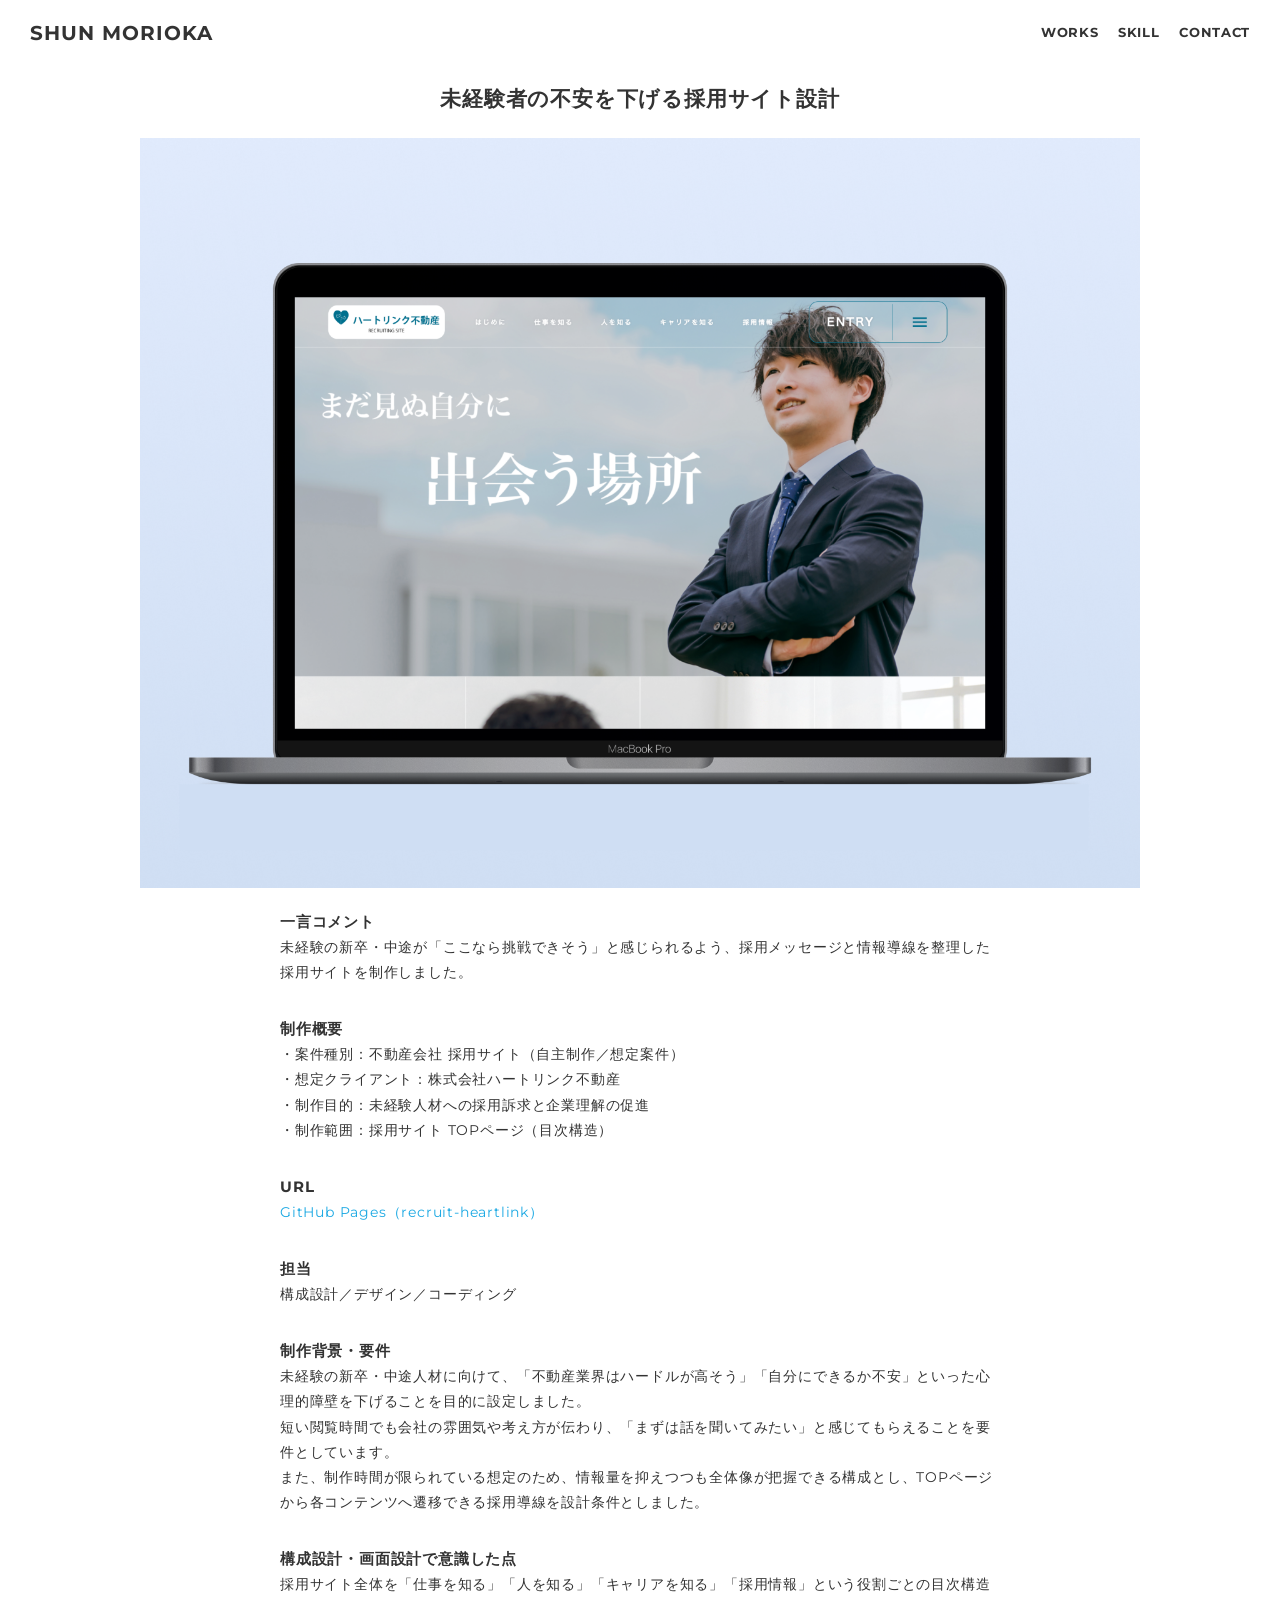
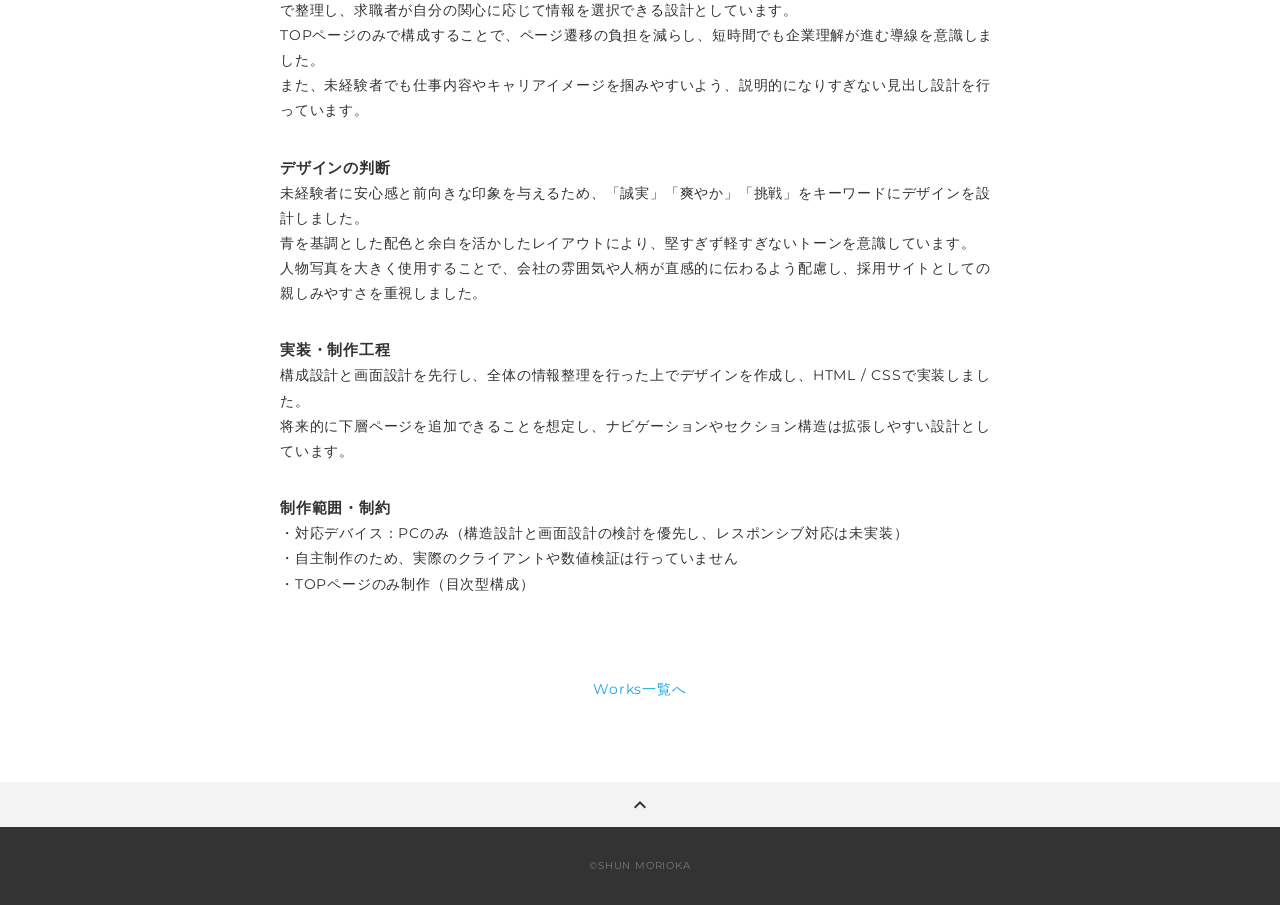
<file: works_03.html>
<!DOCTYPE html>
<html>

<head>
  <meta charset="utf-8">
  <meta name="viewport" content="width=device-width,initial-scale=1.0,user-scalable=no">
  <meta property="og:type" content="website">
  <meta property="og:title" content="WebデザイナーMORIOKA SHUN ポートフォリオ">
  <meta property="og:url" content="URLが入る">
  <meta property="og:description" content="MORIOKA SHUNのポートフォリオサイトです。">
  <meta property="og:image" content="img/ogp.png">
  <meta name="description" content="MORIOKA SHUNのポートフォリオサイトです" />
  <title>MORIOKA SHUN ポートフォリオ</title>
  <link rel="preconnect" href="https://fonts.gstatic.com">
  <link rel="preconnect" href="https://fonts.gstatic.com">
  <link href="https://fonts.googleapis.com/css2?family=Montserrat:wght@400;700&display=swap" rel="stylesheet">
  <link href="https://fonts.googleapis.com/css?family=Material+Icons+Outlined" rel="stylesheet">
  <link href="css/ress.css" media="all" rel="stylesheet" type="text/css" />
  <link href="css/style.css" media="all" rel="stylesheet" type="text/css" />
  <link rel="icon" href="img/favicon.ico" />
  <link rel="canonical" href="URLが入る" />
</head>

<body>
  <div class="wrapper">

    <!-- header -->
    <header class="header ">
      <div class="header-inner">
        <h1 class="header-logo">
          <a href=".">SHUN MORIOKA</a>
        </h1>
        <nav class="header-nav">
          <ul class="header-nav-list">
            <li class="header-nav-item"><a href="./#works">WORKS</a></li>
            <li class="header-nav-item"><a href="./#skill">SKILL</a></li>
            <li class="header-nav-item"><a href="./#contact">CONTACT</a></li>
          </ul>
        </nav>
      </div>
    </header>
    <!-- /header -->

    <main class="content">

      <article class="article">
        <div class="article-inner">
          <h2 class="article-title">未経験者の不安を下げる採用サイト設計</h2>
          <p class="article-img">
            <img src="./img/works_03.png" width="1000" height="913" alt="">
          </p>
          <div class="article-body">
            <h3 class="article-info-title">一言コメント</h3>
            <p>
              未経験の新卒・中途が「ここなら挑戦できそう」と感じられるよう、採用メッセージと情報導線を整理した採用サイトを制作しました。
            </p>
            <h3 class="article-info-title">制作概要</h3>
            <p>
              ・案件種別：不動産会社 採用サイト（自主制作／想定案件）<br>
              ・想定クライアント：株式会社ハートリンク不動産<br>
              ・制作目的：未経験人材への採用訴求と企業理解の促進<br>
              ・制作範囲：採用サイト TOPページ（目次構造）<br>
            </p>
            <h3 class="article-info-title">URL</h3>
            <p><a href="https://shun-morioka.github.io/recruit-heartlink/" target="_blank"
                rel="noopener">GitHub Pages（recruit-heartlink）</a></p>
            <h3 class="article-info-title">担当</h3>
            <p>構成設計／デザイン／コーディング</p>
            <h3 class="article-info-title">制作背景・要件</h3>
            <p>
              未経験の新卒・中途人材に向けて、「不動産業界はハードルが高そう」「自分にできるか不安」といった心理的障壁を下げることを目的に設定しました。<br>
              短い閲覧時間でも会社の雰囲気や考え方が伝わり、「まずは話を聞いてみたい」と感じてもらえることを要件としています。<br>
              また、制作時間が限られている想定のため、情報量を抑えつつも全体像が把握できる構成とし、TOPページから各コンテンツへ遷移できる採用導線を設計条件としました。<br>

            </p>
            <h3 class="article-info-title">構成設計・画面設計で意識した点</h3>
            <p>
              採用サイト全体を「仕事を知る」「人を知る」「キャリアを知る」「採用情報」という役割ごとの目次構造で整理し、求職者が自分の関心に応じて情報を選択できる設計としています。<br>
              TOPページのみで構成することで、ページ遷移の負担を減らし、短時間でも企業理解が進む導線を意識しました。<br>
              また、未経験者でも仕事内容やキャリアイメージを掴みやすいよう、説明的になりすぎない見出し設計を行っています。<br>
            </p>
            <h3 class="article-info-title">デザインの判断</h3>
            <p>
              未経験者に安心感と前向きな印象を与えるため、「誠実」「爽やか」「挑戦」をキーワードにデザインを設計しました。<br>
              青を基調とした配色と余白を活かしたレイアウトにより、堅すぎず軽すぎないトーンを意識しています。<br>
              人物写真を大きく使用することで、会社の雰囲気や人柄が直感的に伝わるよう配慮し、採用サイトとしての親しみやすさを重視しました。<br>
            </p>
            <h3 class="article-info-title">実装・制作工程</h3>
            <p>
              構成設計と画面設計を先行し、全体の情報整理を行った上でデザインを作成し、HTML / CSSで実装しました。<br>
              将来的に下層ページを追加できることを想定し、ナビゲーションやセクション構造は拡張しやすい設計としています。<br>
            </p>
            <h3 class="article-info-title">制作範囲・制約</h3>
            <p>
              ・対応デバイス：PCのみ（構造設計と画面設計の検討を優先し、レスポンシブ対応は未実装）<br>
              ・自主制作のため、実際のクライアントや数値検証は行っていません<br>
              ・TOPページのみ制作（目次型構成）<br>
            </p>
          </div>
          <div class="home-link">
            <a href="./#works">Works一覧へ</a>
          </div>
        </div>
      </article>

      <div class="page-top" id="js-page-top">
        <span class="material-icons-outlined">expand_less</span>
      </div>
    </main>

    <!-- footer -->
    <footer class="footer">
      <div class="copyright">&copy;SHUN MORIOKA</div>
    </footer>
    <!-- /footer -->

  </div>
  <script src="https://ajax.googleapis.com/ajax/libs/jquery/3.5.1/jquery.min.js"></script>
  <script type="text/javascript" src="js/script.js"></script>
</body>

</html>
</file>
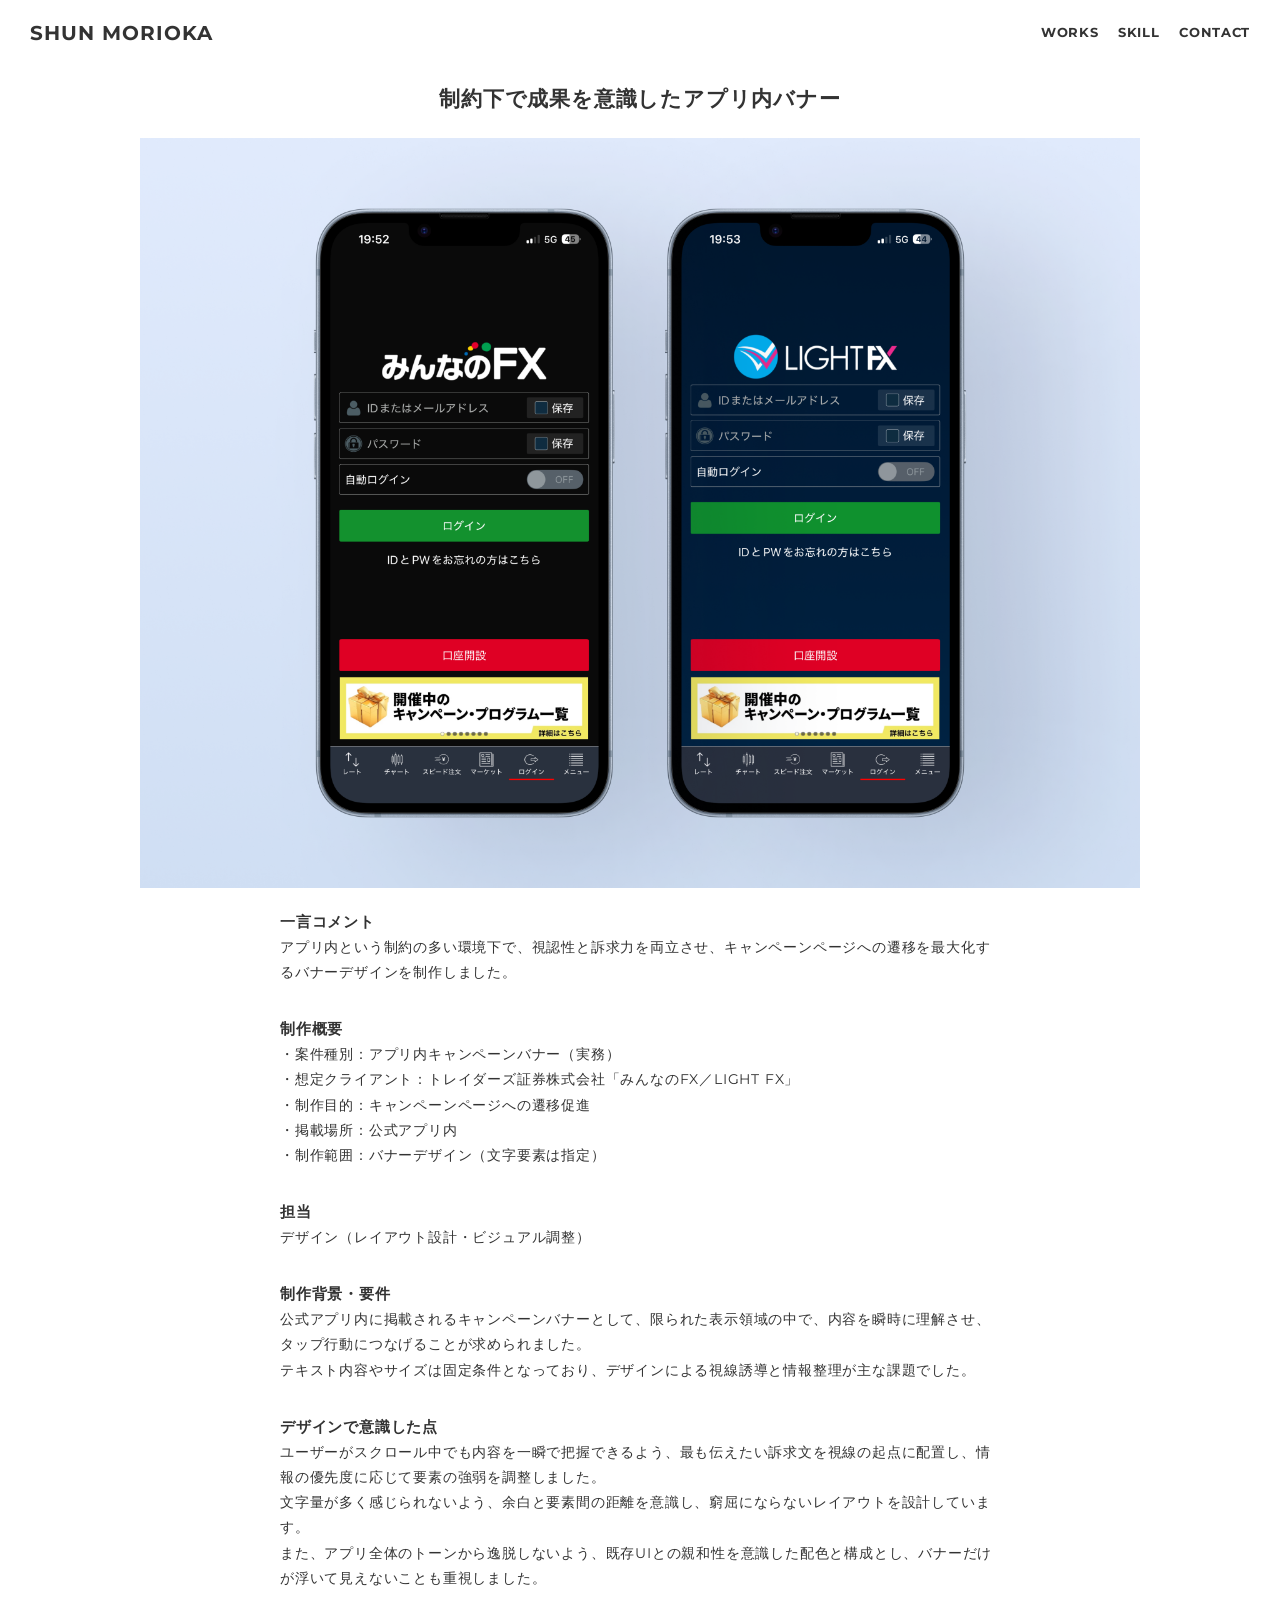
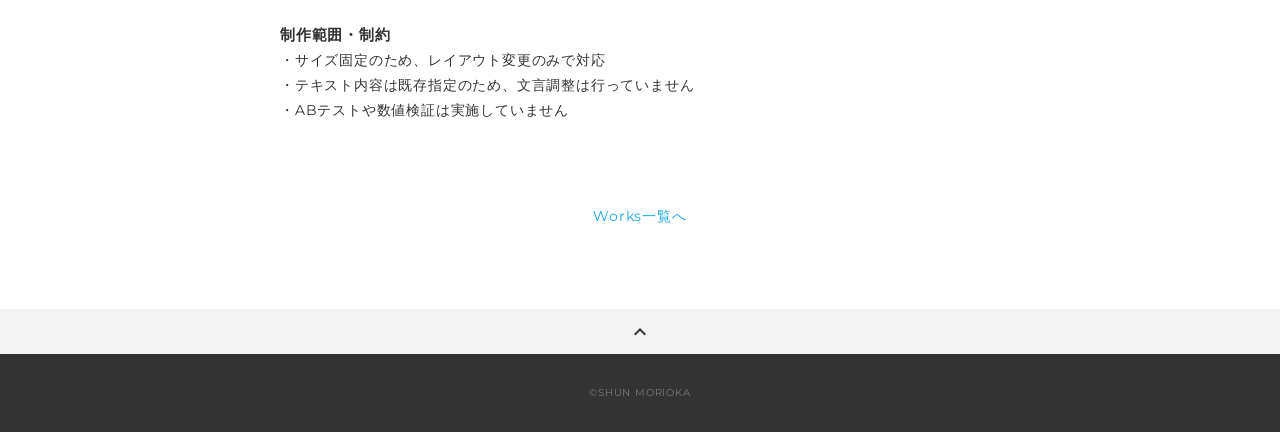
<file: works_08.html>
<!DOCTYPE html>
<html>

<head>
  <meta charset="utf-8">
  <meta name="viewport" content="width=device-width,initial-scale=1.0,user-scalable=no">
  <meta property="og:type" content="website">
  <meta property="og:title" content="WebデザイナーMORIOKA SHUN ポートフォリオ">
  <meta property="og:url" content="URLが入る">
  <meta property="og:description" content="MORIOKA SHUNのポートフォリオサイトです。">
  <meta property="og:image" content="img/ogp.png">
  <meta name="description" content="MORIOKA SHUNのポートフォリオサイトです" />
  <title>MORIOKA SHUN ポートフォリオ</title>
  <link rel="preconnect" href="https://fonts.gstatic.com">
  <link rel="preconnect" href="https://fonts.gstatic.com">
  <link href="https://fonts.googleapis.com/css2?family=Montserrat:wght@400;700&display=swap" rel="stylesheet">
  <link href="https://fonts.googleapis.com/css?family=Material+Icons+Outlined" rel="stylesheet">
  <link href="css/ress.css" media="all" rel="stylesheet" type="text/css" />
  <link href="css/style.css" media="all" rel="stylesheet" type="text/css" />
  <link rel="icon" href="img/favicon.ico" />
  <link rel="canonical" href="URLが入る" />
</head>

<body>
  <div class="wrapper">

    <!-- header -->
    <header class="header ">
      <div class="header-inner">
        <h1 class="header-logo">
          <a href=".">SHUN MORIOKA</a>
        </h1>
        <nav class="header-nav">
          <ul class="header-nav-list">
            <li class="header-nav-item"><a href="./#works">WORKS</a></li>
            <li class="header-nav-item"><a href="./#skill">SKILL</a></li>
            <li class="header-nav-item"><a href="./#contact">CONTACT</a></li>
          </ul>
        </nav>
      </div>
    </header>
    <!-- /header -->

    <main class="content">

      <article class="article">
        <div class="article-inner">
          <h2 class="article-title">制約下で成果を意識したアプリ内バナー</h2>
          <p class="article-img">
            <img src="./img/Shot.png" alt="スマートフォン画面に表示されたFXアプリのログイン画面と、下部に配置されたキャンペーンページ訴求バナーのデザイン">
          </p>
          <div class="article-body">
            <h3 class="article-info-title">一言コメント</h3>
            <p>
              アプリ内という制約の多い環境下で、視認性と訴求力を両立させ、キャンペーンページへの遷移を最大化するバナーデザインを制作しました。
            </p>
            <h3 class="article-info-title">制作概要</h3>
            <p>
              ・案件種別：アプリ内キャンペーンバナー（実務）<br>
              ・想定クライアント：トレイダーズ証券株式会社「みんなのFX／LIGHT FX」<br>
              ・制作目的：キャンペーンページへの遷移促進<br>
              ・掲載場所：公式アプリ内<br>
              ・制作範囲：バナーデザイン（文字要素は指定）<br>
            </p>
            <h3 class="article-info-title">担当</h3>
            <p>デザイン（レイアウト設計・ビジュアル調整）</p>
            <h3 class="article-info-title">制作背景・要件</h3>
            <p>
              公式アプリ内に掲載されるキャンペーンバナーとして、限られた表示領域の中で、内容を瞬時に理解させ、タップ行動につなげることが求められました。<br>
              テキスト内容やサイズは固定条件となっており、デザインによる視線誘導と情報整理が主な課題でした。<br>

            </p>
            <h3 class="article-info-title">デザインで意識した点</h3>
            <p>
              ユーザーがスクロール中でも内容を一瞬で把握できるよう、最も伝えたい訴求文を視線の起点に配置し、情報の優先度に応じて要素の強弱を調整しました。<br>
              文字量が多く感じられないよう、余白と要素間の距離を意識し、窮屈にならないレイアウトを設計しています。<br>
              また、アプリ全体のトーンから逸脱しないよう、既存UIとの親和性を意識した配色と構成とし、バナーだけが浮いて見えないことも重視しました。<br>
            </p>
            <h3 class="article-info-title">制作範囲・制約</h3>
            <p>
              ・サイズ固定のため、レイアウト変更のみで対応<br>
              ・テキスト内容は既存指定のため、文言調整は行っていません<br>
              ・ABテストや数値検証は実施していません<br>
            </p>
          </div>
          <div class="home-link">
            <a href="./#works">Works一覧へ</a>
          </div>
        </div>
      </article>

      <div class="page-top" id="js-page-top">
        <span class="material-icons-outlined">expand_less</span>
      </div>
    </main>

    <!-- footer -->
    <footer class="footer">
      <div class="copyright">&copy;SHUN MORIOKA</div>
    </footer>
    <!-- /footer -->

  </div>
  <script src="https://ajax.googleapis.com/ajax/libs/jquery/3.5.1/jquery.min.js"></script>
  <script type="text/javascript" src="js/script.js"></script>
</body>

</html>
</file>
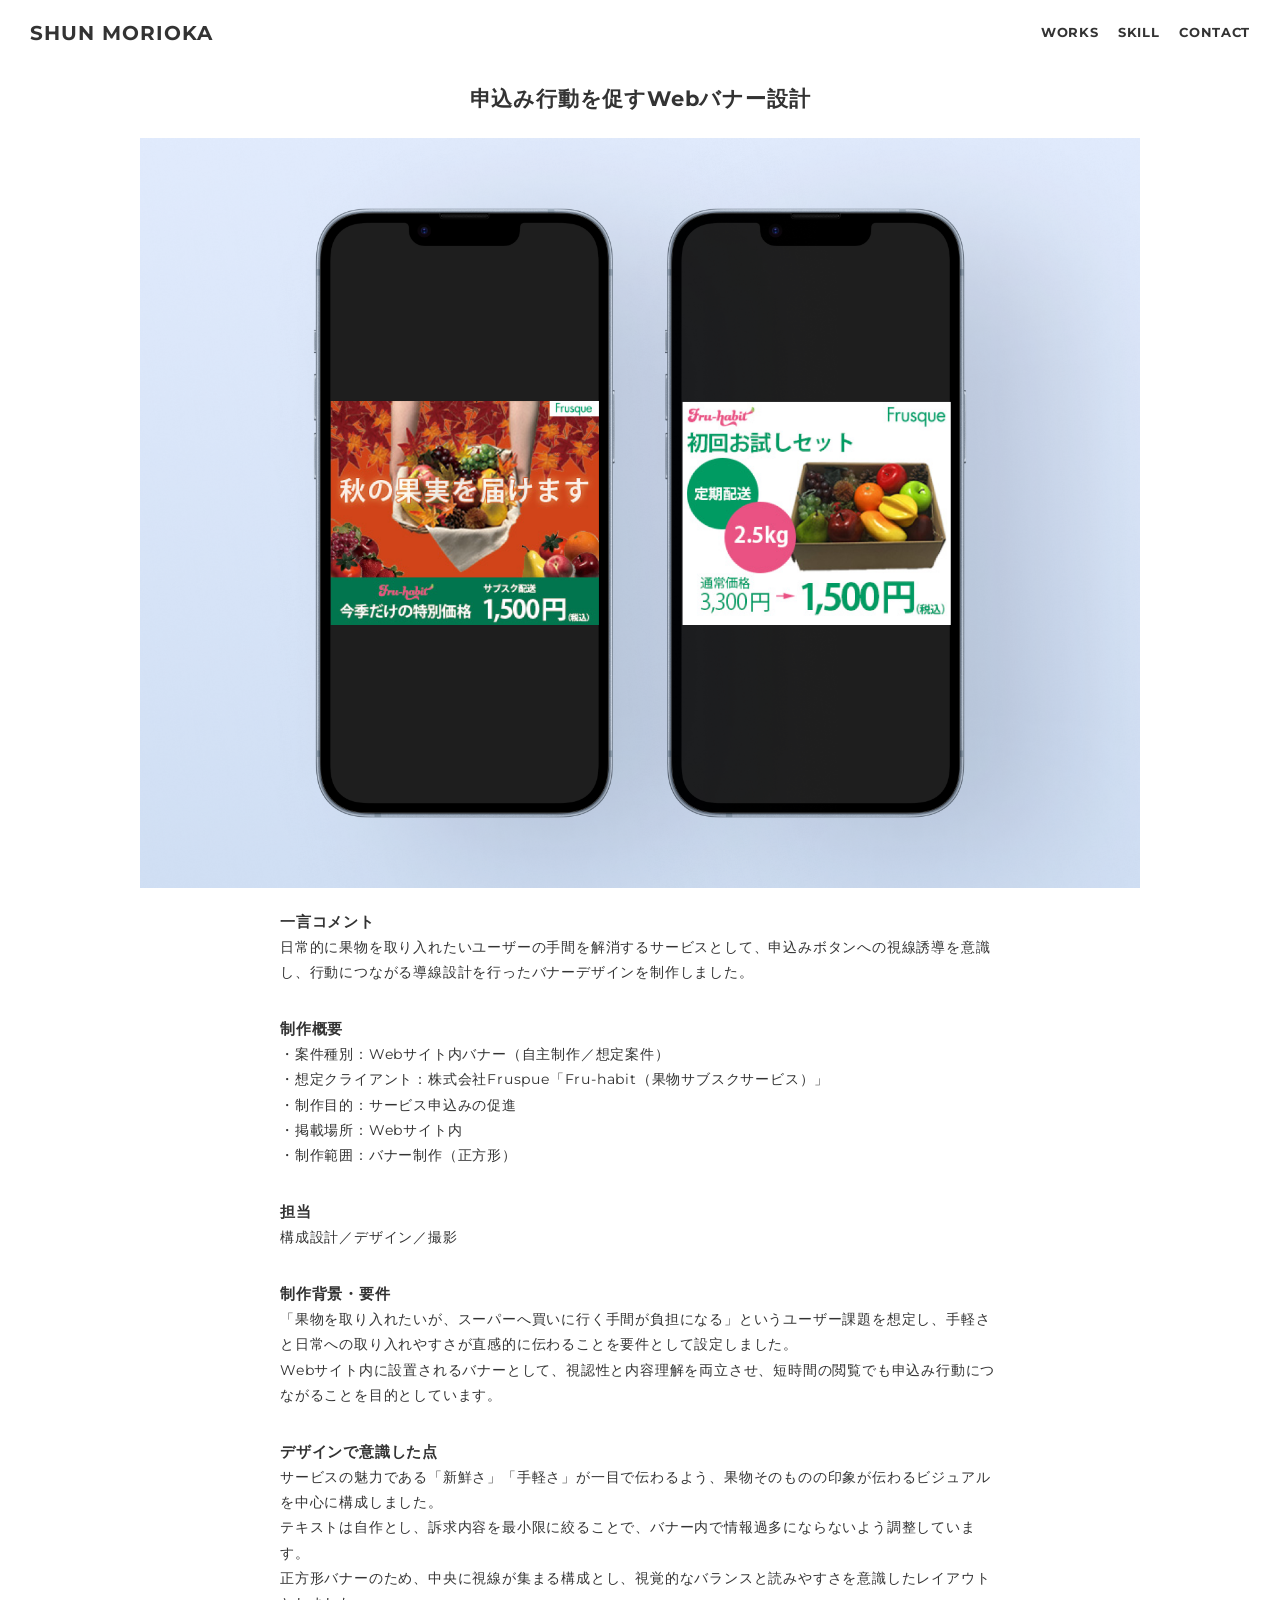
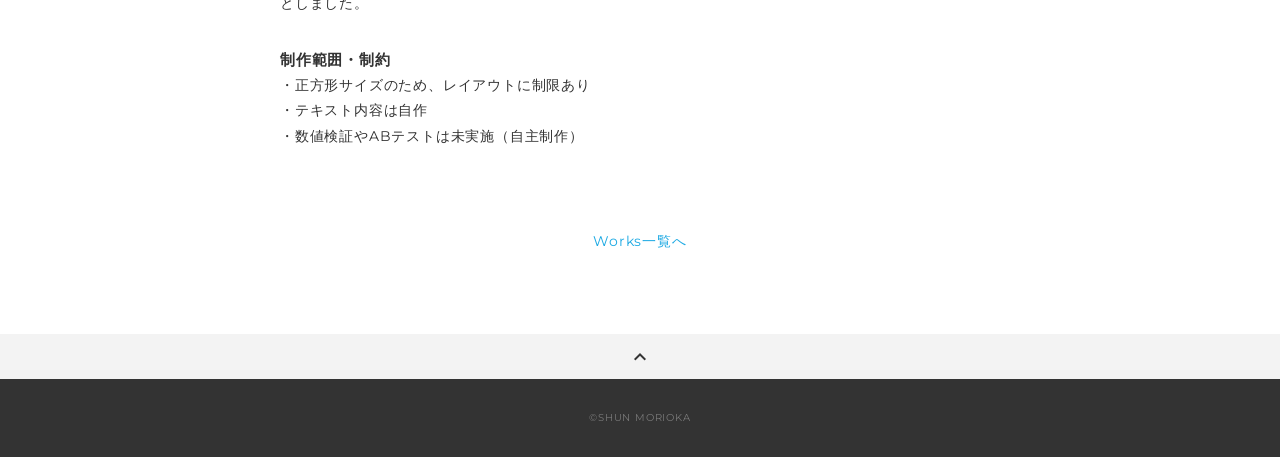
<file: works_09.html>
<!DOCTYPE html>
<html>

<head>
  <meta charset="utf-8">
  <meta name="viewport" content="width=device-width,initial-scale=1.0,user-scalable=no">
  <meta property="og:type" content="website">
  <meta property="og:title" content="WebデザイナーMORIOKA SHUN ポートフォリオ">
  <meta property="og:url" content="URLが入る">
  <meta property="og:description" content="MORIOKA SHUNのポートフォリオサイトです。">
  <meta property="og:image" content="img/ogp.png">
  <meta name="description" content="MORIOKA SHUNのポートフォリオサイトです" />
  <title>MORIOKA SHUN ポートフォリオ</title>
  <link rel="preconnect" href="https://fonts.gstatic.com">
  <link rel="preconnect" href="https://fonts.gstatic.com">
  <link href="https://fonts.googleapis.com/css2?family=Montserrat:wght@400;700&display=swap" rel="stylesheet">
  <link href="https://fonts.googleapis.com/css?family=Material+Icons+Outlined" rel="stylesheet">
  <link href="css/ress.css" media="all" rel="stylesheet" type="text/css" />
  <link href="css/style.css" media="all" rel="stylesheet" type="text/css" />
  <link rel="icon" href="img/favicon.ico" />
  <link rel="canonical" href="URLが入る" />
</head>

<body>
  <div class="wrapper">

    <!-- header -->
    <header class="header ">
      <div class="header-inner">
        <h1 class="header-logo">
          <a href=".">SHUN MORIOKA</a>
        </h1>
        <nav class="header-nav">
          <ul class="header-nav-list">
            <li class="header-nav-item"><a href="./#works">WORKS</a></li>
            <li class="header-nav-item"><a href="./#skill">SKILL</a></li>
            <li class="header-nav-item"><a href="./#contact">CONTACT</a></li>
          </ul>
        </nav>
      </div>
    </header>
    <!-- /header -->

    <main class="content">

      <article class="article">
        <div class="article-inner">
          <h2 class="article-title">申込み行動を促すWebバナー設計</h2>
          <p class="article-img">
            <img src="./img/株式会社フルスク_サムネイル.png" alt="スマートフォン画面に表示されたFXアプリのログイン画面と、下部に配置されたキャンペーンページ訴求バナーのデザイン">
          </p>
          <div class="article-body">
            <h3 class="article-info-title">一言コメント</h3>
            <p>
             日常的に果物を取り入れたいユーザーの手間を解消するサービスとして、申込みボタンへの視線誘導を意識し、行動につながる導線設計を行ったバナーデザインを制作しました。
            </p>
            <h3 class="article-info-title">制作概要</h3>
            <p>
              ・案件種別：Webサイト内バナー（自主制作／想定案件）<br>
              ・想定クライアント：株式会社Fruspue「Fru-habit（果物サブスクサービス）」<br>
              ・制作目的：サービス申込みの促進<br>
              ・掲載場所：Webサイト内<br>
              ・制作範囲：バナー制作（正方形）<br>
            </p>
            <h3 class="article-info-title">担当</h3>
            <p>構成設計／デザイン／撮影</p>
            <h3 class="article-info-title">制作背景・要件</h3>
            <p>
              「果物を取り入れたいが、スーパーへ買いに行く手間が負担になる」というユーザー課題を想定し、手軽さと日常への取り入れやすさが直感的に伝わることを要件として設定しました。<br>
              Webサイト内に設置されるバナーとして、視認性と内容理解を両立させ、短時間の閲覧でも申込み行動につながることを目的としています。<br>

            </p>
            <h3 class="article-info-title">デザインで意識した点</h3>
            <p>
              サービスの魅力である「新鮮さ」「手軽さ」が一目で伝わるよう、果物そのものの印象が伝わるビジュアルを中心に構成しました。<br>
              テキストは自作とし、訴求内容を最小限に絞ることで、バナー内で情報過多にならないよう調整しています。<br>
              正方形バナーのため、中央に視線が集まる構成とし、視覚的なバランスと読みやすさを意識したレイアウトとしました。<br>
            </p>
            <h3 class="article-info-title">制作範囲・制約</h3>
            <p>
              ・正方形サイズのため、レイアウトに制限あり<br>
              ・テキスト内容は自作<br>
              ・数値検証やABテストは未実施（自主制作）<br>
            </p>
          </div>
          <div class="home-link">
            <a href="./#works">Works一覧へ</a>
          </div>
        </div>
      </article>

      <div class="page-top" id="js-page-top">
        <span class="material-icons-outlined">expand_less</span>
      </div>
    </main>

    <!-- footer -->
    <footer class="footer">
      <div class="copyright">&copy;SHUN MORIOKA</div>
    </footer>
    <!-- /footer -->

  </div>
  <script src="https://ajax.googleapis.com/ajax/libs/jquery/3.5.1/jquery.min.js"></script>
  <script type="text/javascript" src="js/script.js"></script>
</body>

</html>
</file>
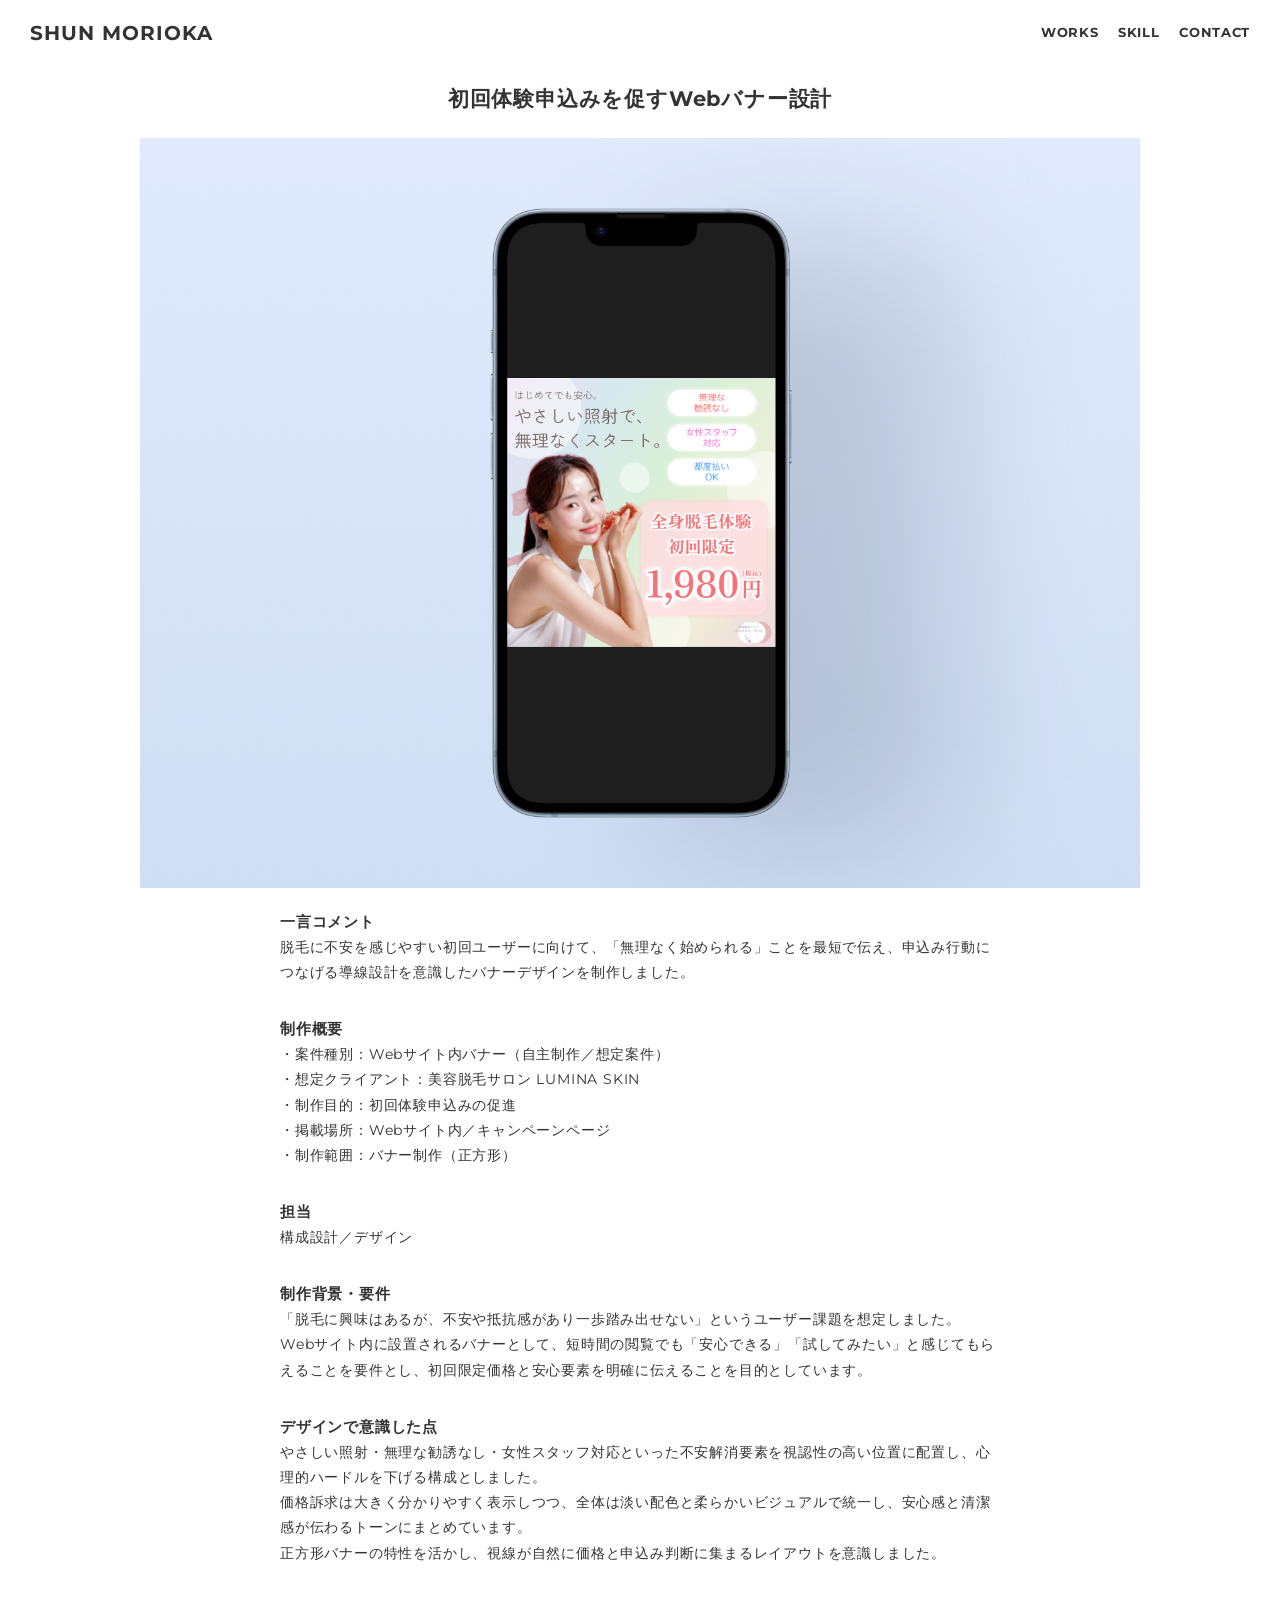
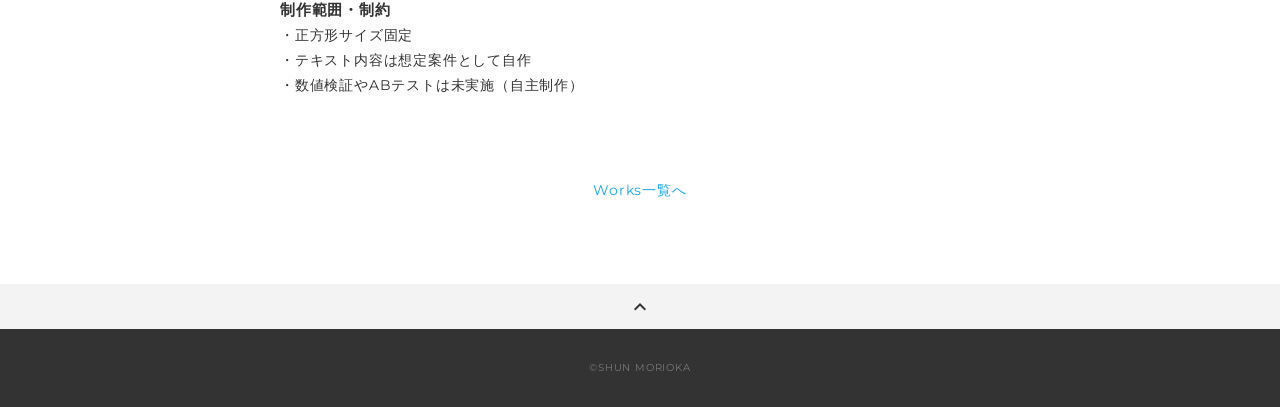
<file: works_10.html>
<!DOCTYPE html>
<html>

<head>
  <meta charset="utf-8">
  <meta name="viewport" content="width=device-width,initial-scale=1.0,user-scalable=no">
  <meta property="og:type" content="website">
  <meta property="og:title" content="WebデザイナーMORIOKA SHUN ポートフォリオ">
  <meta property="og:url" content="URLが入る">
  <meta property="og:description" content="MORIOKA SHUNのポートフォリオサイトです。">
  <meta property="og:image" content="img/ogp.png">
  <meta name="description" content="MORIOKA SHUNのポートフォリオサイトです" />
  <title>MORIOKA SHUN ポートフォリオ</title>
  <link rel="preconnect" href="https://fonts.gstatic.com">
  <link rel="preconnect" href="https://fonts.gstatic.com">
  <link href="https://fonts.googleapis.com/css2?family=Montserrat:wght@400;700&display=swap" rel="stylesheet">
  <link href="https://fonts.googleapis.com/css?family=Material+Icons+Outlined" rel="stylesheet">
  <link href="css/ress.css" media="all" rel="stylesheet" type="text/css" />
  <link href="css/style.css" media="all" rel="stylesheet" type="text/css" />
  <link rel="icon" href="img/favicon.ico" />
  <link rel="canonical" href="URLが入る" />
</head>

<body>
  <div class="wrapper">

    <!-- header -->
    <header class="header ">
      <div class="header-inner">
        <h1 class="header-logo">
          <a href=".">SHUN MORIOKA</a>
        </h1>
        <nav class="header-nav">
          <ul class="header-nav-list">
            <li class="header-nav-item"><a href="./#works">WORKS</a></li>
            <li class="header-nav-item"><a href="./#skill">SKILL</a></li>
            <li class="header-nav-item"><a href="./#contact">CONTACT</a></li>
          </ul>
        </nav>
      </div>
    </header>
    <!-- /header -->

    <main class="content">

      <article class="article">
        <div class="article-inner">
          <h2 class="article-title">初回体験申込みを促すWebバナー設計</h2>
          <p class="article-img">
            <img src="./img/works_10.png" alt="やさしい雰囲気の女性モデルとともに、無理な勧誘なし・女性スタッフ対応・都度払い可能を訴求し、全身脱毛初回体験が税込1,980円で受けられることを伝える美容脱毛サロンのWebバナー">
          </p>
          <div class="article-body">
            <h3 class="article-info-title">一言コメント</h3>
            <p>
             脱毛に不安を感じやすい初回ユーザーに向けて、「無理なく始められる」ことを最短で伝え、申込み行動につなげる導線設計を意識したバナーデザインを制作しました。
            </p>
            <h3 class="article-info-title">制作概要</h3>
            <p>
              ・案件種別：Webサイト内バナー（自主制作／想定案件）<br>
              ・想定クライアント：美容脱毛サロン LUMINA SKIN<br>
              ・制作目的：初回体験申込みの促進<br>
              ・掲載場所：Webサイト内／キャンペーンページ<br>
              ・制作範囲：バナー制作（正方形）<br>
            </p>
            <h3 class="article-info-title">担当</h3>
            <p>構成設計／デザイン</p>
            <h3 class="article-info-title">制作背景・要件</h3>
            <p>
              「脱毛に興味はあるが、不安や抵抗感があり一歩踏み出せない」というユーザー課題を想定しました。<br>
             Webサイト内に設置されるバナーとして、短時間の閲覧でも「安心できる」「試してみたい」と感じてもらえることを要件とし、初回限定価格と安心要素を明確に伝えることを目的としています。<br>

            </p>
            <h3 class="article-info-title">デザインで意識した点</h3>
            <p>
              やさしい照射・無理な勧誘なし・女性スタッフ対応といった不安解消要素を視認性の高い位置に配置し、心理的ハードルを下げる構成としました。<br>
              価格訴求は大きく分かりやすく表示しつつ、全体は淡い配色と柔らかいビジュアルで統一し、安心感と清潔感が伝わるトーンにまとめています。<br>
              正方形バナーの特性を活かし、視線が自然に価格と申込み判断に集まるレイアウトを意識しました。<br>
            </p>
            <h3 class="article-info-title">制作範囲・制約</h3>
            <p>
              ・正方形サイズ固定<br>
              ・テキスト内容は想定案件として自作<br>
              ・数値検証やABテストは未実施（自主制作）<br>
            </p>
          </div>
          <div class="home-link">
            <a href="./#works">Works一覧へ</a>
          </div>
        </div>
      </article>

      <div class="page-top" id="js-page-top">
        <span class="material-icons-outlined">expand_less</span>
      </div>
    </main>

    <!-- footer -->
    <footer class="footer">
      <div class="copyright">&copy;SHUN MORIOKA</div>
    </footer>
    <!-- /footer -->

  </div>
  <script src="https://ajax.googleapis.com/ajax/libs/jquery/3.5.1/jquery.min.js"></script>
  <script type="text/javascript" src="js/script.js"></script>
</body>

</html>
</file>
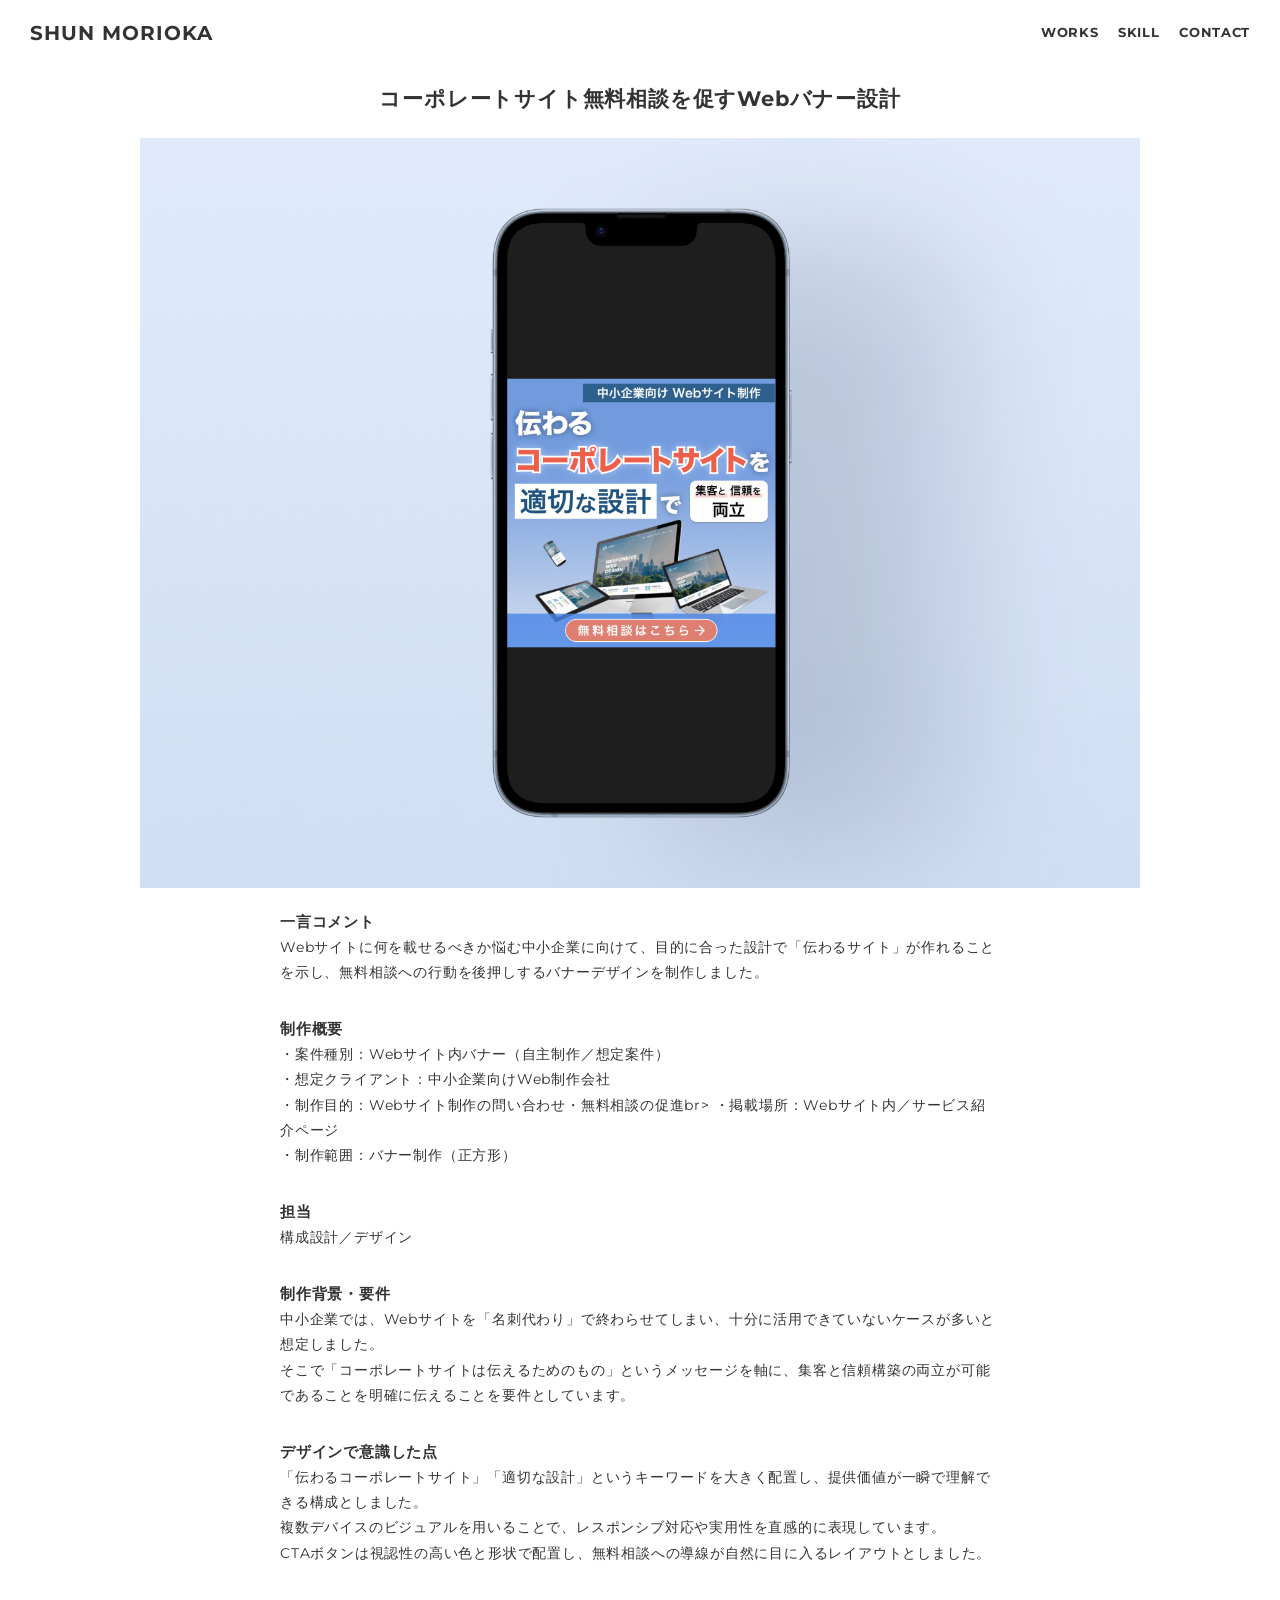
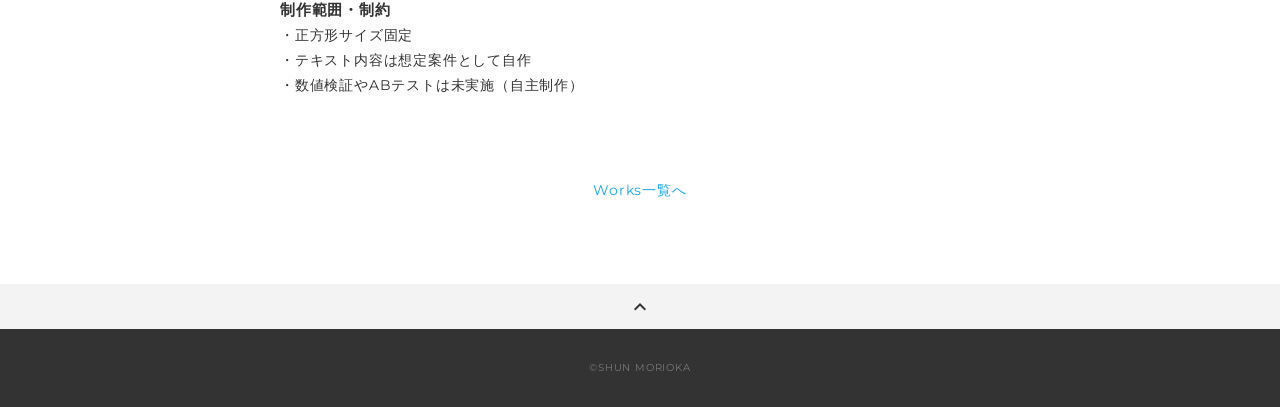
<file: works_11.html>
<!DOCTYPE html>
<html>

<head>
  <meta charset="utf-8">
  <meta name="viewport" content="width=device-width,initial-scale=1.0,user-scalable=no">
  <meta property="og:type" content="website">
  <meta property="og:title" content="WebデザイナーMORIOKA SHUN ポートフォリオ">
  <meta property="og:url" content="URLが入る">
  <meta property="og:description" content="MORIOKA SHUNのポートフォリオサイトです。">
  <meta property="og:image" content="img/ogp.png">
  <meta name="description" content="MORIOKA SHUNのポートフォリオサイトです" />
  <title>MORIOKA SHUN ポートフォリオ</title>
  <link rel="preconnect" href="https://fonts.gstatic.com">
  <link rel="preconnect" href="https://fonts.gstatic.com">
  <link href="https://fonts.googleapis.com/css2?family=Montserrat:wght@400;700&display=swap" rel="stylesheet">
  <link href="https://fonts.googleapis.com/css?family=Material+Icons+Outlined" rel="stylesheet">
  <link href="css/ress.css" media="all" rel="stylesheet" type="text/css" />
  <link href="css/style.css" media="all" rel="stylesheet" type="text/css" />
  <link rel="icon" href="img/favicon.ico" />
  <link rel="canonical" href="URLが入る" />
</head>

<body>
  <div class="wrapper">

    <!-- header -->
    <header class="header ">
      <div class="header-inner">
        <h1 class="header-logo">
          <a href=".">SHUN MORIOKA</a>
        </h1>
        <nav class="header-nav">
          <ul class="header-nav-list">
            <li class="header-nav-item"><a href="./#works">WORKS</a></li>
            <li class="header-nav-item"><a href="./#skill">SKILL</a></li>
            <li class="header-nav-item"><a href="./#contact">CONTACT</a></li>
          </ul>
        </nav>
      </div>
    </header>
    <!-- /header -->

    <main class="content">

      <article class="article">
        <div class="article-inner">
          <h2 class="article-title">コーポレートサイト無料相談を促すWebバナー設計</h2>
          <p class="article-img">
            <img src="./img/works_11.png" alt="複数デバイスで表示されたWebサイトのイメージを用い、適切な設計によって集客と信頼を両立する中小企業向けコーポレートサイト制作と無料相談を訴求するWebバナー">
          </p>
          <div class="article-body">
            <h3 class="article-info-title">一言コメント</h3>
            <p>
              Webサイトに何を載せるべきか悩む中小企業に向けて、目的に合った設計で「伝わるサイト」が作れることを示し、無料相談への行動を後押しするバナーデザインを制作しました。
            </p>
            <h3 class="article-info-title">制作概要</h3>
            <p>
              ・案件種別：Webサイト内バナー（自主制作／想定案件）<br>
              ・想定クライアント：中小企業向けWeb制作会社<br>
              ・制作目的：Webサイト制作の問い合わせ・無料相談の促進br>
              ・掲載場所：Webサイト内／サービス紹介ページ<br>
              ・制作範囲：バナー制作（正方形）<br>
            </p>
            <h3 class="article-info-title">担当</h3>
            <p>構成設計／デザイン</p>
            <h3 class="article-info-title">制作背景・要件</h3>
            <p>
              中小企業では、Webサイトを「名刺代わり」で終わらせてしまい、十分に活用できていないケースが多いと想定しました。<br>
              そこで「コーポレートサイトは伝えるためのもの」というメッセージを軸に、集客と信頼構築の両立が可能であることを明確に伝えることを要件としています。<br>

            </p>
            <h3 class="article-info-title">デザインで意識した点</h3>
            <p>
              「伝わるコーポレートサイト」「適切な設計」というキーワードを大きく配置し、提供価値が一瞬で理解できる構成としました。<br>
              複数デバイスのビジュアルを用いることで、レスポンシブ対応や実用性を直感的に表現しています。<br>
              CTAボタンは視認性の高い色と形状で配置し、無料相談への導線が自然に目に入るレイアウトとしました。<br>
            </p>
            <h3 class="article-info-title">制作範囲・制約</h3>
            <p>
              ・正方形サイズ固定<br>
              ・テキスト内容は想定案件として自作<br>
              ・数値検証やABテストは未実施（自主制作）<br>
            </p>
          </div>
          <div class="home-link">
            <a href="./#works">Works一覧へ</a>
          </div>
        </div>
      </article>

      <div class="page-top" id="js-page-top">
        <span class="material-icons-outlined">expand_less</span>
      </div>
    </main>

    <!-- footer -->
    <footer class="footer">
      <div class="copyright">&copy;SHUN MORIOKA</div>
    </footer>
    <!-- /footer -->

  </div>
  <script src="https://ajax.googleapis.com/ajax/libs/jquery/3.5.1/jquery.min.js"></script>
  <script type="text/javascript" src="js/script.js"></script>
</body>

</html>
</file>
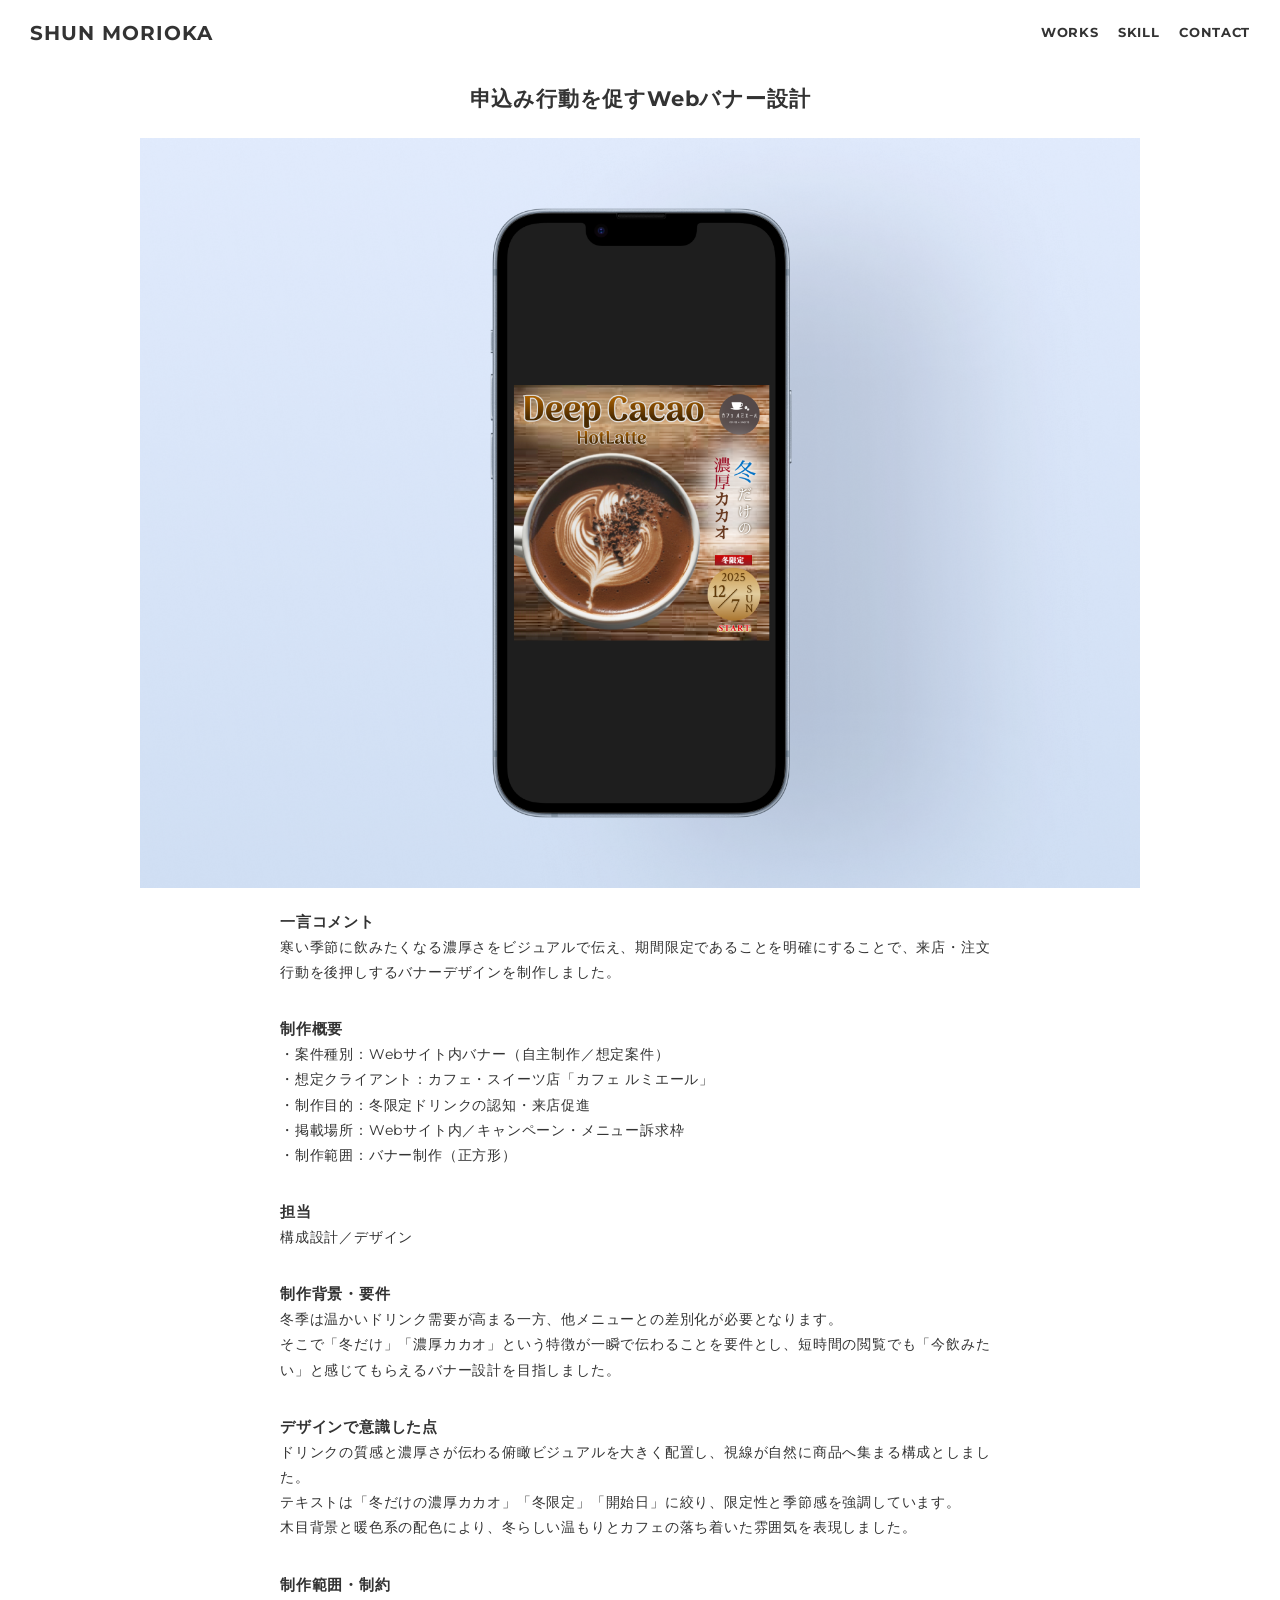
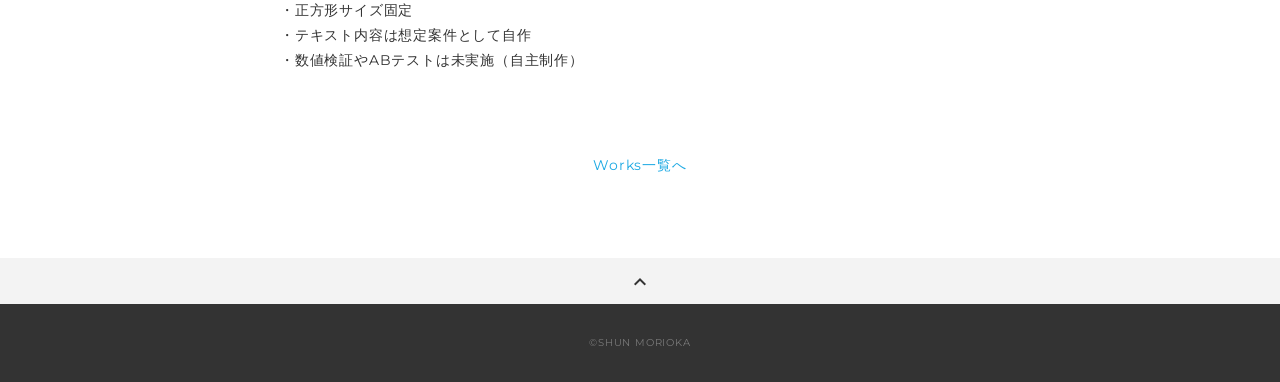
<file: works_12.html>
<!DOCTYPE html>
<html>

<head>
  <meta charset="utf-8">
  <meta name="viewport" content="width=device-width,initial-scale=1.0,user-scalable=no">
  <meta property="og:type" content="website">
  <meta property="og:title" content="WebデザイナーMORIOKA SHUN ポートフォリオ">
  <meta property="og:url" content="URLが入る">
  <meta property="og:description" content="MORIOKA SHUNのポートフォリオサイトです。">
  <meta property="og:image" content="img/ogp.png">
  <meta name="description" content="MORIOKA SHUNのポートフォリオサイトです" />
  <title>MORIOKA SHUN ポートフォリオ</title>
  <link rel="preconnect" href="https://fonts.gstatic.com">
  <link rel="preconnect" href="https://fonts.gstatic.com">
  <link href="https://fonts.googleapis.com/css2?family=Montserrat:wght@400;700&display=swap" rel="stylesheet">
  <link href="https://fonts.googleapis.com/css?family=Material+Icons+Outlined" rel="stylesheet">
  <link href="css/ress.css" media="all" rel="stylesheet" type="text/css" />
  <link href="css/style.css" media="all" rel="stylesheet" type="text/css" />
  <link rel="icon" href="img/favicon.ico" />
  <link rel="canonical" href="URLが入る" />
</head>

<body>
  <div class="wrapper">

    <!-- header -->
    <header class="header ">
      <div class="header-inner">
        <h1 class="header-logo">
          <a href=".">SHUN MORIOKA</a>
        </h1>
        <nav class="header-nav">
          <ul class="header-nav-list">
            <li class="header-nav-item"><a href="./#works">WORKS</a></li>
            <li class="header-nav-item"><a href="./#skill">SKILL</a></li>
            <li class="header-nav-item"><a href="./#contact">CONTACT</a></li>
          </ul>
        </nav>
      </div>
    </header>
    <!-- /header -->

    <main class="content">

      <article class="article">
        <div class="article-inner">
          <h2 class="article-title">申込み行動を促すWebバナー設計</h2>
          <p class="article-img">
            <img src="./img/works_12.png" alt="カカオパウダーをトッピングしたホットカカオラテの俯瞰写真を中心に、冬限定メニュー「Deep Cacao Hot Latte」の濃厚さと提供開始日を訴求するカフェのWebバナー">
          </p>
          <div class="article-body">
            <h3 class="article-info-title">一言コメント</h3>
            <p>
              寒い季節に飲みたくなる濃厚さをビジュアルで伝え、期間限定であることを明確にすることで、来店・注文行動を後押しするバナーデザインを制作しました。
            </p>
            <h3 class="article-info-title">制作概要</h3>
            <p>
              ・案件種別：Webサイト内バナー（自主制作／想定案件）<br>
              ・想定クライアント：カフェ・スイーツ店「カフェ ルミエール」<br>
              ・制作目的：冬限定ドリンクの認知・来店促進<br>
              ・掲載場所：Webサイト内／キャンペーン・メニュー訴求枠<br>
              ・制作範囲：バナー制作（正方形）<br>
            </p>
            <h3 class="article-info-title">担当</h3>
            <p>構成設計／デザイン</p>
            <h3 class="article-info-title">制作背景・要件</h3>
            <p>
              冬季は温かいドリンク需要が高まる一方、他メニューとの差別化が必要となります。<br>
              そこで「冬だけ」「濃厚カカオ」という特徴が一瞬で伝わることを要件とし、短時間の閲覧でも「今飲みたい」と感じてもらえるバナー設計を目指しました。<br>

            </p>
            <h3 class="article-info-title">デザインで意識した点</h3>
            <p>
              ドリンクの質感と濃厚さが伝わる俯瞰ビジュアルを大きく配置し、視線が自然に商品へ集まる構成としました。<br>
              テキストは「冬だけの濃厚カカオ」「冬限定」「開始日」に絞り、限定性と季節感を強調しています。<br>
              木目背景と暖色系の配色により、冬らしい温もりとカフェの落ち着いた雰囲気を表現しました。<br>
            </p>
            <h3 class="article-info-title">制作範囲・制約</h3>
            <p>
              ・正方形サイズ固定<br>
              ・テキスト内容は想定案件として自作<br>
              ・数値検証やABテストは未実施（自主制作）<br>
            </p>
          </div>
          <div class="home-link">
            <a href="./#works">Works一覧へ</a>
          </div>
        </div>
      </article>

      <div class="page-top" id="js-page-top">
        <span class="material-icons-outlined">expand_less</span>
      </div>
    </main>

    <!-- footer -->
    <footer class="footer">
      <div class="copyright">&copy;SHUN MORIOKA</div>
    </footer>
    <!-- /footer -->

  </div>
  <script src="https://ajax.googleapis.com/ajax/libs/jquery/3.5.1/jquery.min.js"></script>
  <script type="text/javascript" src="js/script.js"></script>
</body>

</html>
</file>
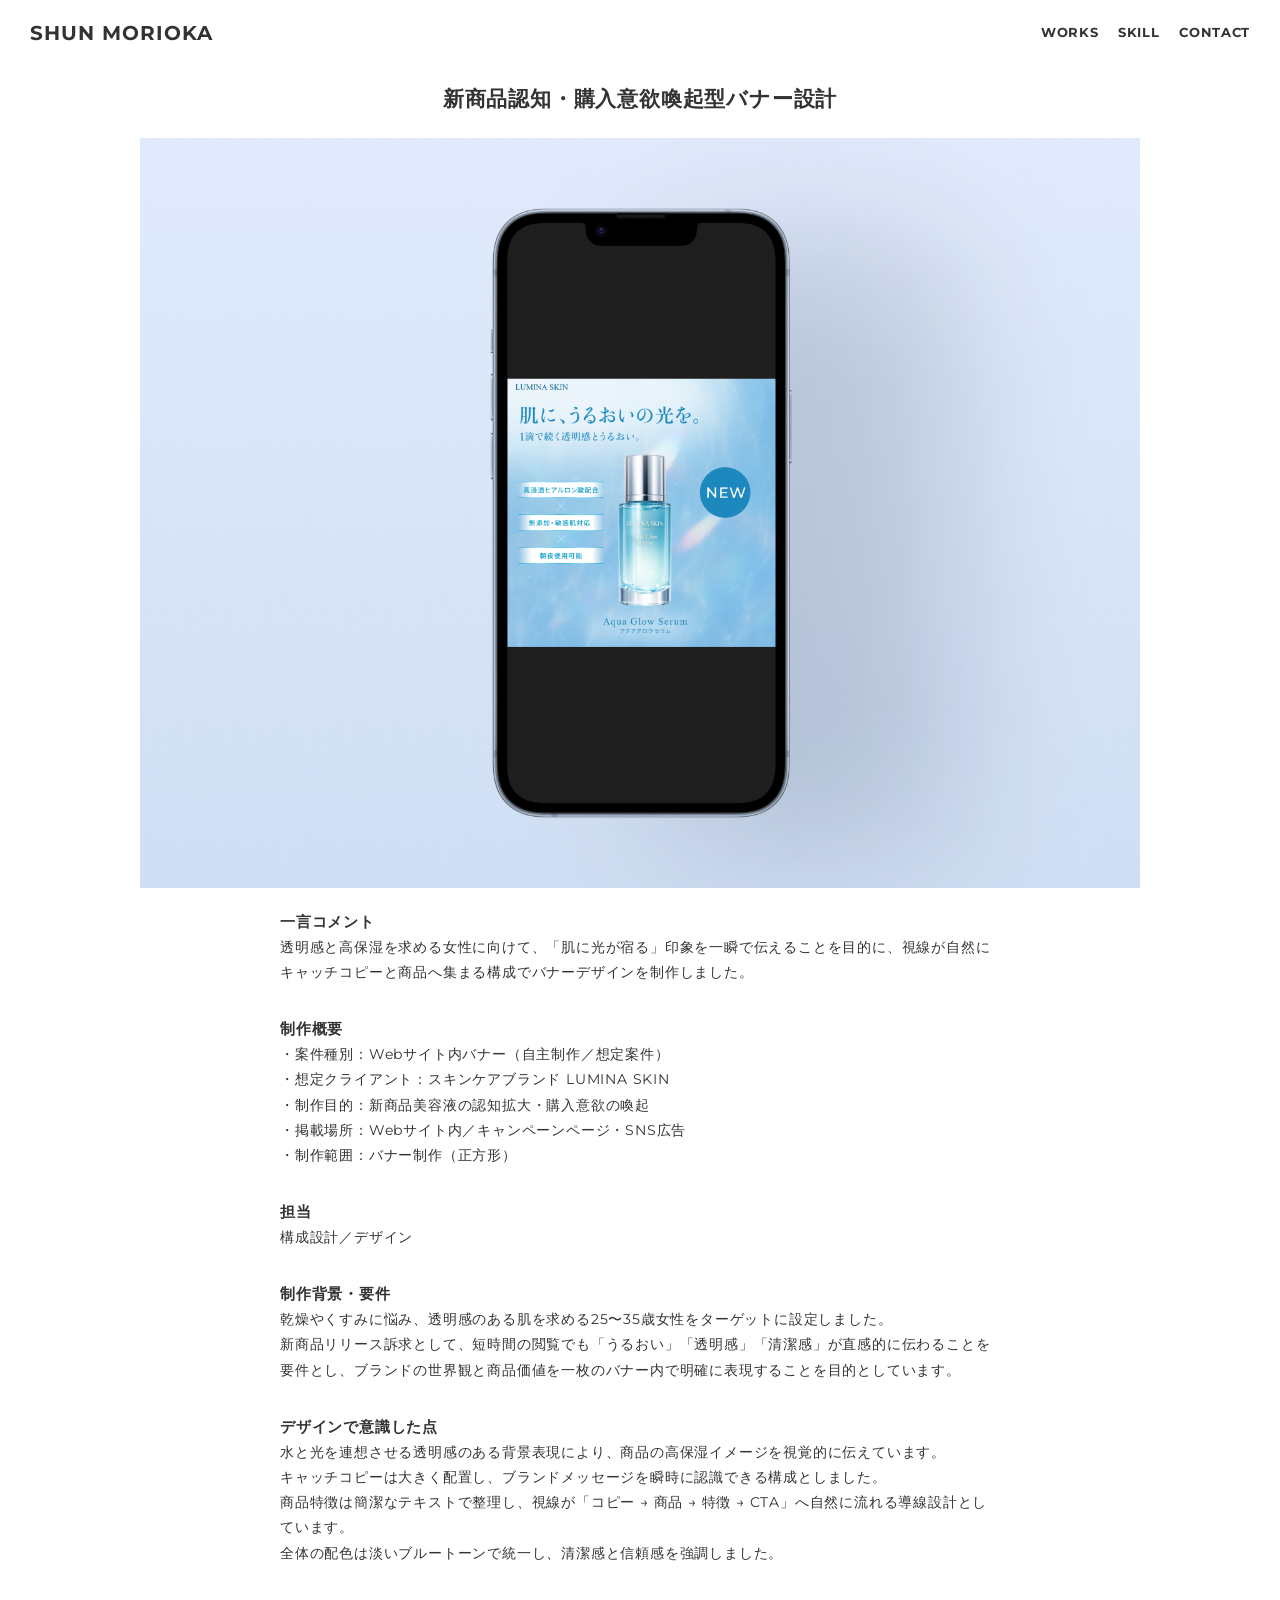
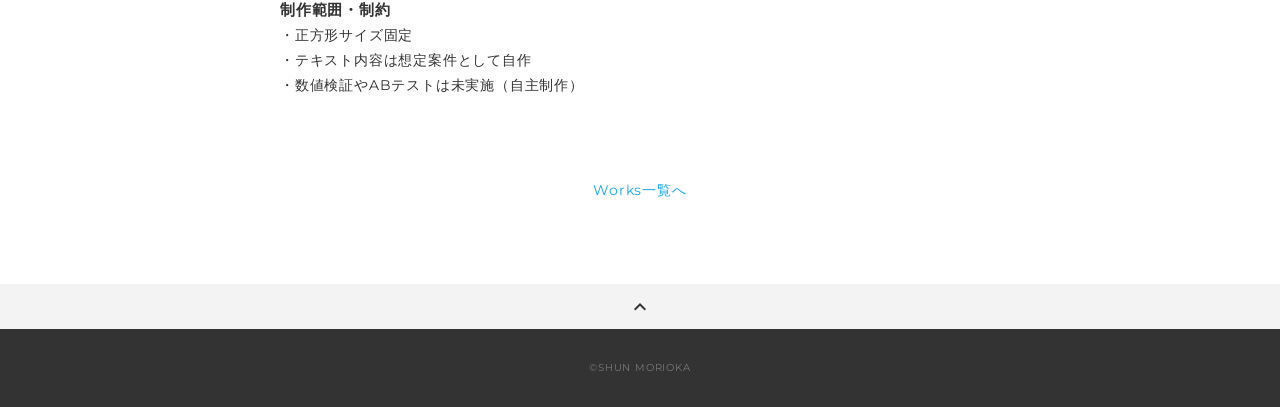
<file: works_13.html>
<!DOCTYPE html>
<html>

<head>
  <meta charset="utf-8">
  <meta name="viewport" content="width=device-width,initial-scale=1.0,user-scalable=no">
  <meta property="og:type" content="website">
  <meta property="og:title" content="WebデザイナーMORIOKA SHUN ポートフォリオ">
  <meta property="og:url" content="URLが入る">
  <meta property="og:description" content="MORIOKA SHUNのポートフォリオサイトです。">
  <meta property="og:image" content="img/ogp.png">
  <meta name="description" content="MORIOKA SHUNのポートフォリオサイトです" />
  <title>MORIOKA SHUN ポートフォリオ</title>
  <link rel="preconnect" href="https://fonts.gstatic.com">
  <link rel="preconnect" href="https://fonts.gstatic.com">
  <link href="https://fonts.googleapis.com/css2?family=Montserrat:wght@400;700&display=swap" rel="stylesheet">
  <link href="https://fonts.googleapis.com/css?family=Material+Icons+Outlined" rel="stylesheet">
  <link href="css/ress.css" media="all" rel="stylesheet" type="text/css" />
  <link href="css/style.css" media="all" rel="stylesheet" type="text/css" />
  <link rel="icon" href="img/favicon.ico" />
  <link rel="canonical" href="URLが入る" />
</head>

<body>
  <div class="wrapper">

    <!-- header -->
    <header class="header ">
      <div class="header-inner">
        <h1 class="header-logo">
          <a href=".">SHUN MORIOKA</a>
        </h1>
        <nav class="header-nav">
          <ul class="header-nav-list">
            <li class="header-nav-item"><a href="./#works">WORKS</a></li>
            <li class="header-nav-item"><a href="./#skill">SKILL</a></li>
            <li class="header-nav-item"><a href="./#contact">CONTACT</a></li>
          </ul>
        </nav>
      </div>
    </header>
    <!-- /header -->

    <main class="content">

      <article class="article">
        <div class="article-inner">
          <h2 class="article-title">新商品認知・購入意欲喚起型バナー設計</h2>
          <p class="article-img">
            <img src="./img/works_13.png"
              alt="LUMINA SKIN 高保湿美容液「Aqua Glow Serum」新商品訴求バナー。透明感のある青い背景に美容液ボトルと「肌に、うるおいの光を。」のキャッチコピーを配置。">
          </p>
          <div class="article-body">
            <h3 class="article-info-title">一言コメント</h3>
            <p>
              透明感と高保湿を求める女性に向けて、「肌に光が宿る」印象を一瞬で伝えることを目的に、視線が自然にキャッチコピーと商品へ集まる構成でバナーデザインを制作しました。
            </p>
            <h3 class="article-info-title">制作概要</h3>
            <p>
              ・案件種別：Webサイト内バナー（自主制作／想定案件）<br>
              ・想定クライアント：スキンケアブランド LUMINA SKIN<br>
              ・制作目的：新商品美容液の認知拡大・購入意欲の喚起<br>
              ・掲載場所：Webサイト内／キャンペーンページ・SNS広告<br>
              ・制作範囲：バナー制作（正方形）<br>
            </p>
            <h3 class="article-info-title">担当</h3>
            <p>構成設計／デザイン</p>
            <h3 class="article-info-title">制作背景・要件</h3>
            <p>
              乾燥やくすみに悩み、透明感のある肌を求める25〜35歳女性をターゲットに設定しました。<br>
              新商品リリース訴求として、短時間の閲覧でも「うるおい」「透明感」「清潔感」が直感的に伝わることを要件とし、ブランドの世界観と商品価値を一枚のバナー内で明確に表現することを目的としています。<br>

            </p>
            <h3 class="article-info-title">デザインで意識した点</h3>
            <p>
              水と光を連想させる透明感のある背景表現により、商品の高保湿イメージを視覚的に伝えています。<br>
              キャッチコピーは大きく配置し、ブランドメッセージを瞬時に認識できる構成としました。<br>
              商品特徴は簡潔なテキストで整理し、視線が「コピー → 商品 → 特徴 → CTA」へ自然に流れる導線設計としています。<br>
              全体の配色は淡いブルートーンで統一し、清潔感と信頼感を強調しました。<br>
            </p>
            <h3 class="article-info-title">制作範囲・制約</h3>
            <p>
              ・正方形サイズ固定<br>
              ・テキスト内容は想定案件として自作<br>
              ・数値検証やABテストは未実施（自主制作）<br>
            </p>
          </div>
          <div class="home-link">
            <a href="./#works">Works一覧へ</a>
          </div>
        </div>
      </article>

      <div class="page-top" id="js-page-top">
        <span class="material-icons-outlined">expand_less</span>
      </div>
    </main>

    <!-- footer -->
    <footer class="footer">
      <div class="copyright">&copy;SHUN MORIOKA</div>
    </footer>
    <!-- /footer -->

  </div>
  <script src="https://ajax.googleapis.com/ajax/libs/jquery/3.5.1/jquery.min.js"></script>
  <script type="text/javascript" src="js/script.js"></script>
</body>

</html>
</file>
<file: css/ress.css>
/*!
 * ress.css • v3.0.1
 * MIT License
 * github.com/filipelinhares/ress
 */

/* # =================================================================
   # Global selectors
   # ================================================================= */

html {
  box-sizing: border-box;
  word-break: normal;
  -moz-tab-size: 4;
  tab-size: 4;

  -webkit-text-size-adjust: 100%; /* Prevent adjustments of font size after orientation changes in iOS */
}

*,
::before,
::after {
  box-sizing: inherit;
  background-repeat: no-repeat; /* Set `background-repeat: no-repeat` to all elements and pseudo elements */
}

::before,
::after {
  vertical-align: inherit;
  text-decoration: inherit; /* Inherit text-decoration and vertical align to ::before and ::after pseudo elements */
}

* {
  margin: 0;
  padding: 0; /* Reset `padding` and `margin` of all elements */
}

/* # =================================================================
   # General elements
   # ================================================================= */

hr {
  overflow: visible; /* Show the overflow in Edge and IE */
  height: 0; /* Add the correct box sizing in Firefox */
}

details,
main {
  display: block; /* Render the `main` element consistently in IE. */
}

summary {
  display: list-item; /* Add the correct display in all browsers */
}

small {
  font-size: 80%; /* Set font-size to 80% in `small` elements */
}

[hidden] {
  display: none; /* Add the correct display in IE */
}

abbr[title] {
  /* Add the correct text decoration in Chrome, Edge, IE, Opera, and Safari */
  text-decoration: underline;
  text-decoration: underline dotted;
  border-bottom: none; /* Remove the bottom border in Chrome 57 */
}

a {
  background-color: transparent; /* Remove the gray background on active links in IE 10 */
}

a:active,
a:hover {
  outline-width: 0; /* Remove the outline when hovering in all browsers */
}

code,
kbd,
pre,
samp {
  font-family: monospace, monospace; /* Specify the font family of code elements */
}

pre {
  font-size: 1em; /* Correct the odd `em` font sizing in all browsers */
}

b,
strong {
  font-weight: bolder; /* Add the correct font weight in Chrome, Edge, and Safari */
}

/* https://gist.github.com/unruthless/413930 */
sub,
sup {
  position: relative;
  font-size: 75%;
  line-height: 0;
  vertical-align: baseline;
}

sub {
  bottom: -.25em;
}

sup {
  top: -.5em;
}

/* # =================================================================
   # Forms
   # ================================================================= */

input {
  border-radius: 0;
}

/* Replace pointer cursor in disabled elements */
[disabled] {
  cursor: default;
}

[type="number"]::-webkit-inner-spin-button,
[type="number"]::-webkit-outer-spin-button {
  height: auto; /* Correct the cursor style of increment and decrement buttons in Chrome */
}

[type="search"] {
  outline-offset: -2px; /* Correct the outline style in Safari */

  -webkit-appearance: textfield; /* Correct the odd appearance in Chrome and Safari */
}

[type="search"]::-webkit-search-decoration {
  -webkit-appearance: none; /* Remove the inner padding in Chrome and Safari on macOS */
}

textarea {
  overflow: auto; /* Internet Explorer 11+ */
  resize: vertical; /* Specify textarea resizability */
}

button,
input,
optgroup,
select,
textarea {
  font: inherit; /* Specify font inheritance of form elements */
}

optgroup {
  font-weight: bold; /* Restore the font weight unset by the previous rule */
}

button {
  overflow: visible; /* Address `overflow` set to `hidden` in IE 8/9/10/11 */
}

button,
select {
  text-transform: none; /* Firefox 40+, Internet Explorer 11- */
}

/* Apply cursor pointer to button elements */
button,
[type="button"],
[type="reset"],
[type="submit"],
[role="button"] {
  cursor: pointer;
  color: inherit;
}

/* Remove inner padding and border in Firefox 4+ */
button::-moz-focus-inner,
[type="button"]::-moz-focus-inner,
[type="reset"]::-moz-focus-inner,
[type="submit"]::-moz-focus-inner {
  padding: 0;
  border-style: none;
}

/* Replace focus style removed in the border reset above */
button:-moz-focusring,
[type="button"]::-moz-focus-inner,
[type="reset"]::-moz-focus-inner,
[type="submit"]::-moz-focus-inner {
  outline: 1px dotted ButtonText;
}

button,
html [type="button"],
/* Prevent a WebKit bug where (2) destroys native `audio` and `video`controls in Android 4 */
[type="reset"],
[type="submit"] {
  -webkit-appearance: button; /* Correct the inability to style clickable types in iOS */
}

/* Remove the default button styling in all browsers */
button,
input,
select,
textarea {
  border-style: none;
  background-color: transparent;
}

/* Style select like a standard input */
select {
  -webkit-appearance: none; /* Chrome 41+ */
  -moz-appearance: none; /* Firefox 36+ */
}

select::-ms-expand {
  display: none; /* Internet Explorer 11+ */
}

select::-ms-value {
  color: currentColor; /* Internet Explorer 11+ */
}

legend {
  display: table; /* Correct the text wrapping in Edge and IE */
  max-width: 100%; /* Correct the text wrapping in Edge and IE */
  max-width: 100%; /* Correct the text wrapping in Edge 18- and IE */
  white-space: normal; /* Correct the text wrapping in Edge and IE */
  color: inherit; /* Correct the color inheritance from `fieldset` elements in IE */
  border: 0; /* Correct `color` not being inherited in IE 8/9/10/11 */
}

::-webkit-file-upload-button {
  font: inherit; /* Change font properties to `inherit` in Chrome and Safari */
  color: inherit;
  /* Correct the inability to style clickable types in iOS and Safari */

  -webkit-appearance: button;
}

/* # =================================================================
   # Specify media element style
   # ================================================================= */

img {
  border-style: none; /* Remove border when inside `a` element in IE 8/9/10 */
}

/* Add the correct vertical alignment in Chrome, Firefox, and Opera */
progress {
  vertical-align: baseline;
}

/* # =================================================================
   # Accessibility
   # ================================================================= */

/* Hide content from screens but not screenreaders */
@media screen {
  [hidden~="screen"] {
    display: inherit;
  }
  [hidden~="screen"]:not(:active):not(:focus):not(:target) {
    position: absolute !important;
    clip: rect(0 0 0 0) !important;
  }
}

/* Specify the progress cursor of updating elements */
[aria-busy="true"] {
  cursor: progress;
}

/* Specify the pointer cursor of trigger elements */
[aria-controls] {
  cursor: pointer;
}

/* Specify the unstyled cursor of disabled, not-editable, or otherwise inoperable elements */
[aria-disabled] {
  cursor: default;
}
</file>
<file: css/style.css>
body {
  font-family: "Montserrat","Helvetica Neue",Arial,"Hiragino Kaku Gothic ProN","Hiragino Sans",Meiryo,sans-serif;
  font-size: 14px;
  line-height: 1.8;
  letter-spacing: .8px;
  color: #333;
}

a {
  transition: opacity .3s;
  text-decoration: none;
  color: #1ca9e3;
}

img {
  max-width: 100%;
  height: auto;
  vertical-align: bottom;
  border-style: none;
}

ul,
li {
  list-style: none;
}

.pc-only {
  display: block;
}

.sp-only {
  display: none;
}

/*--------------------------------
 レイアウト
---------------------------------*/
.section {
  padding: 80px 0;
}

.inner {
  max-width: 1340px;
  margin: 0 auto;
  padding: 0 40px;
}

/*--------------------------------
 見出し
---------------------------------*/
.title {
  font-size: 34px;
  font-weight: normal;
  font-weight: bold;
  line-height: 1;
  margin-bottom: 40px;
  letter-spacing: .05em;
  color: #333;
}

.lead {
  margin-bottom: 30px;
}

/*--------------------------------
ヘッダー
---------------------------------*/
.header {
  position: fixed;
  top: 0;
  z-index: 1;
  width: 100%;
}

.header-inner {
  display: flex;
  align-items: center;
  justify-content: space-between;
  padding: 20px 30px;
}

.header-logo {
  font-size: 20px;
  font-weight: bold;
  line-height: 1.2;
  margin-right: 20px;
  letter-spacing: .05em;
}

.header-logo a {
  color: #333;
}

.header-nav-list {
  display: flex;
  justify-content: space-between;
}

.header-nav-item:not(:last-child) {
  margin-right: 20px;
}

.header-nav-item a {
  font-size: 13px;
  font-weight: bold;
  padding: 5px 0;
  letter-spacing: .05em;
  color: #333;
}

.header-nav-item a:hover {
  opacity: .8;
}

/*--------------------------------
 スプリットスクリーン
---------------------------------*/
.split {
  display: flex;
  align-items: center;
  flex-wrap: wrap;
  justify-content: space-between;
}

.split-body {
  width: 50%;
  padding-right: 3%;
  padding-left: 6%;
}

.split-img {
  width: 50%;
  height: 95vh;
  background: linear-gradient(to left , transparent 0% , transparent 80% , #fff 100%) , url(../img/portfolio-mv_pc.png);
  background-repeat: no-repeat;
  background-position: center center;
  background-size: cover;
}

.split-title {
  font-size: 42px;
  font-weight: bold;
  line-height: 1.2;
  margin-bottom: 20px;
  letter-spacing: .05em;
}

/*--------------------------------
 Works
---------------------------------*/
.works-list {
  display: flex;
  flex-wrap: wrap;
  margin-bottom: -40px;
}

.works-item {
  width: 31.74603%;
  margin-right: 1.58730%;
  margin-bottom: 40px;
  color: #333;
}

.works-item:hover {
  opacity: .9;
}

.works-item:nth-of-type(3n) {
  margin-right: 0;
}

.works-img img {
  border: 1px solid #e6e6e6;
}

.works-name {
  font-size: 12px;
  font-weight: bold;
  margin-top: 8px;
}

.works-info {
  font-size: 10px;
}

/*--------------------------------
 Skill
---------------------------------*/
.skill-list {
  display: flex;
  flex-wrap: wrap;
  justify-content: space-between;
  margin-bottom: -50px;
}

.skill-item {
  display: flex;
  align-items: flex-start;
  justify-content: space-between;
  width: 48%;
  margin-bottom: 50px;
}

.skill-img {
  width: 60px;
  height: auto;
  margin-right: 20px;
}

.skill-body {
  flex: 1;
}

.skill-name {
  margin-bottom: 3px;
}

/*--------------------------------
 Profile
---------------------------------*/
.profile-item {
  display: flex;
  justify-content: space-between;
  align-items: center;
  gap: 40px;

}

.profile-img {
  width: 100px;
  transform: scale(-1, 1);
    flex-shrink: 0;
}
/*--------------------------------
 Contact
---------------------------------*/
.contact-item:not(:last-child) {
  margin-right: 10px;
}

.contact-text {
  margin-top: 10px;
}
/*--------------------------------
 ページトップ
---------------------------------*/
.page-top {
  font-weight: bold;
  padding: 10px;
  cursor: pointer;
  text-align: center;
  background-color: #f3f3f3;
}

.page-top .material-icons-outlined {
  vertical-align: bottom;
}

/*--------------------------------
 フッター
---------------------------------*/
.footer {
  padding: 30px;
  background-color: #333;
}

.copyright {
  font-size: 10px;
  text-align: center;
  color: #797979;
}
/*--------------------------------
 下層：Worksページ
---------------------------------*/
.article {
  padding: 80px 0;
}

.article-inner {
  max-width: 1040px;
  margin: 0 auto;
  padding: 0 20px;
}

.article-title {
  margin-bottom: 20px;
  text-align: center;
}

.article-img {
  margin-bottom: 20px;
}

.article-body {
  max-width: 720px;
  margin: 0 auto;
  margin-bottom: 80px;
}

.article-info-title {
  font-size: 15px;
}

.article-body img {
  margin-bottom: 30px;
}

.article-body p {
  margin-bottom: 30px;
}

.home-link {
  text-align: center;
}

/*media Queries 767
----------------------------------------------------*/
@media screen and (max-width: 767px) {
  body {
    font-size: 13px;
    line-height: 1.7;
  }

  .pc-only {
    display: none;
  }

  .sp-only {
    display: block;
  }

  /* 見出し */
  .title {
    font-size: 26px;
    margin-bottom: 20px;
  }

  /* レイアウト */
  .section {
    padding: 60px 0;
  }

  .inner {
    padding: 0 20px;
  }

  /* ヘッダー */
  .header-inner {
    padding: 20px;
  }

  .header-logo {
    font-size: 16px;
  }

  .header-nav-item:not(:last-child) {
    margin-right: 10px;
  }

  .header-nav-item a {
    font-size: 11px;
  }

  /* スプリットスクリーン */
  .split {
    flex-direction: column-reverse;
  }

  .split-body {
    width: 100%;
    padding-right: 3%;
    padding-left: 8%;
  }

  .split-img {
    width: 100%;
    height: 67vh;
    margin-bottom: 20px;
    background-image: url(../img/portfolio-mv_sp.png);
  }

  .split-title {
    font-size: 32px;
  }

  /* Works */
  .works-name {
    font-size: 10px;
  }

  .works-list {
    justify-content: space-between;
  }

  .works-item {
    flex: 0 0 48%;
    margin-right: 0;
    margin-bottom: 30px;
  }

  /* Skill */
  .skill-list {
    display: block;
    margin-bottom: 0;
  }

  .skill-item {
    width: 100%;
    margin-bottom: 35px;
  }

  .skill-item:last-child {
    margin-bottom: 0;
  }

  /* フッター */
  .footer {
    padding: 20px;
  }
}
</file>
